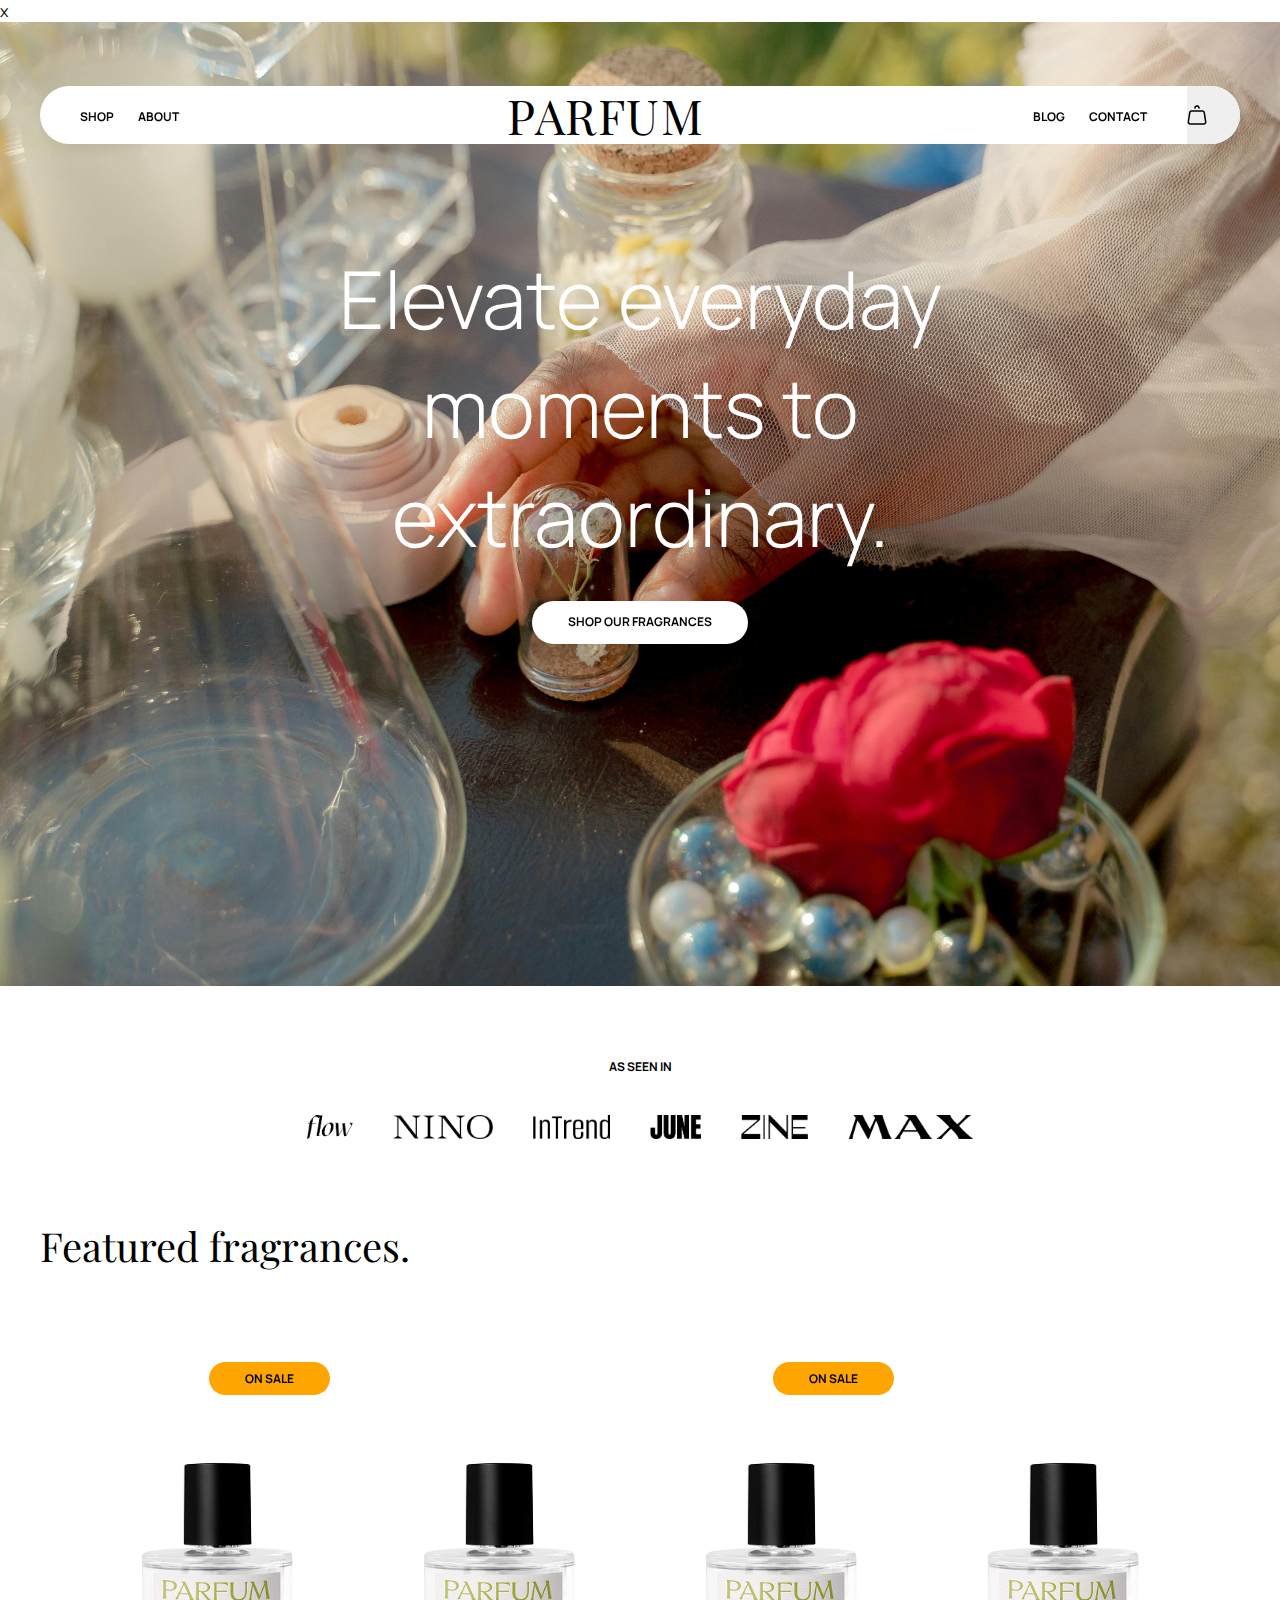
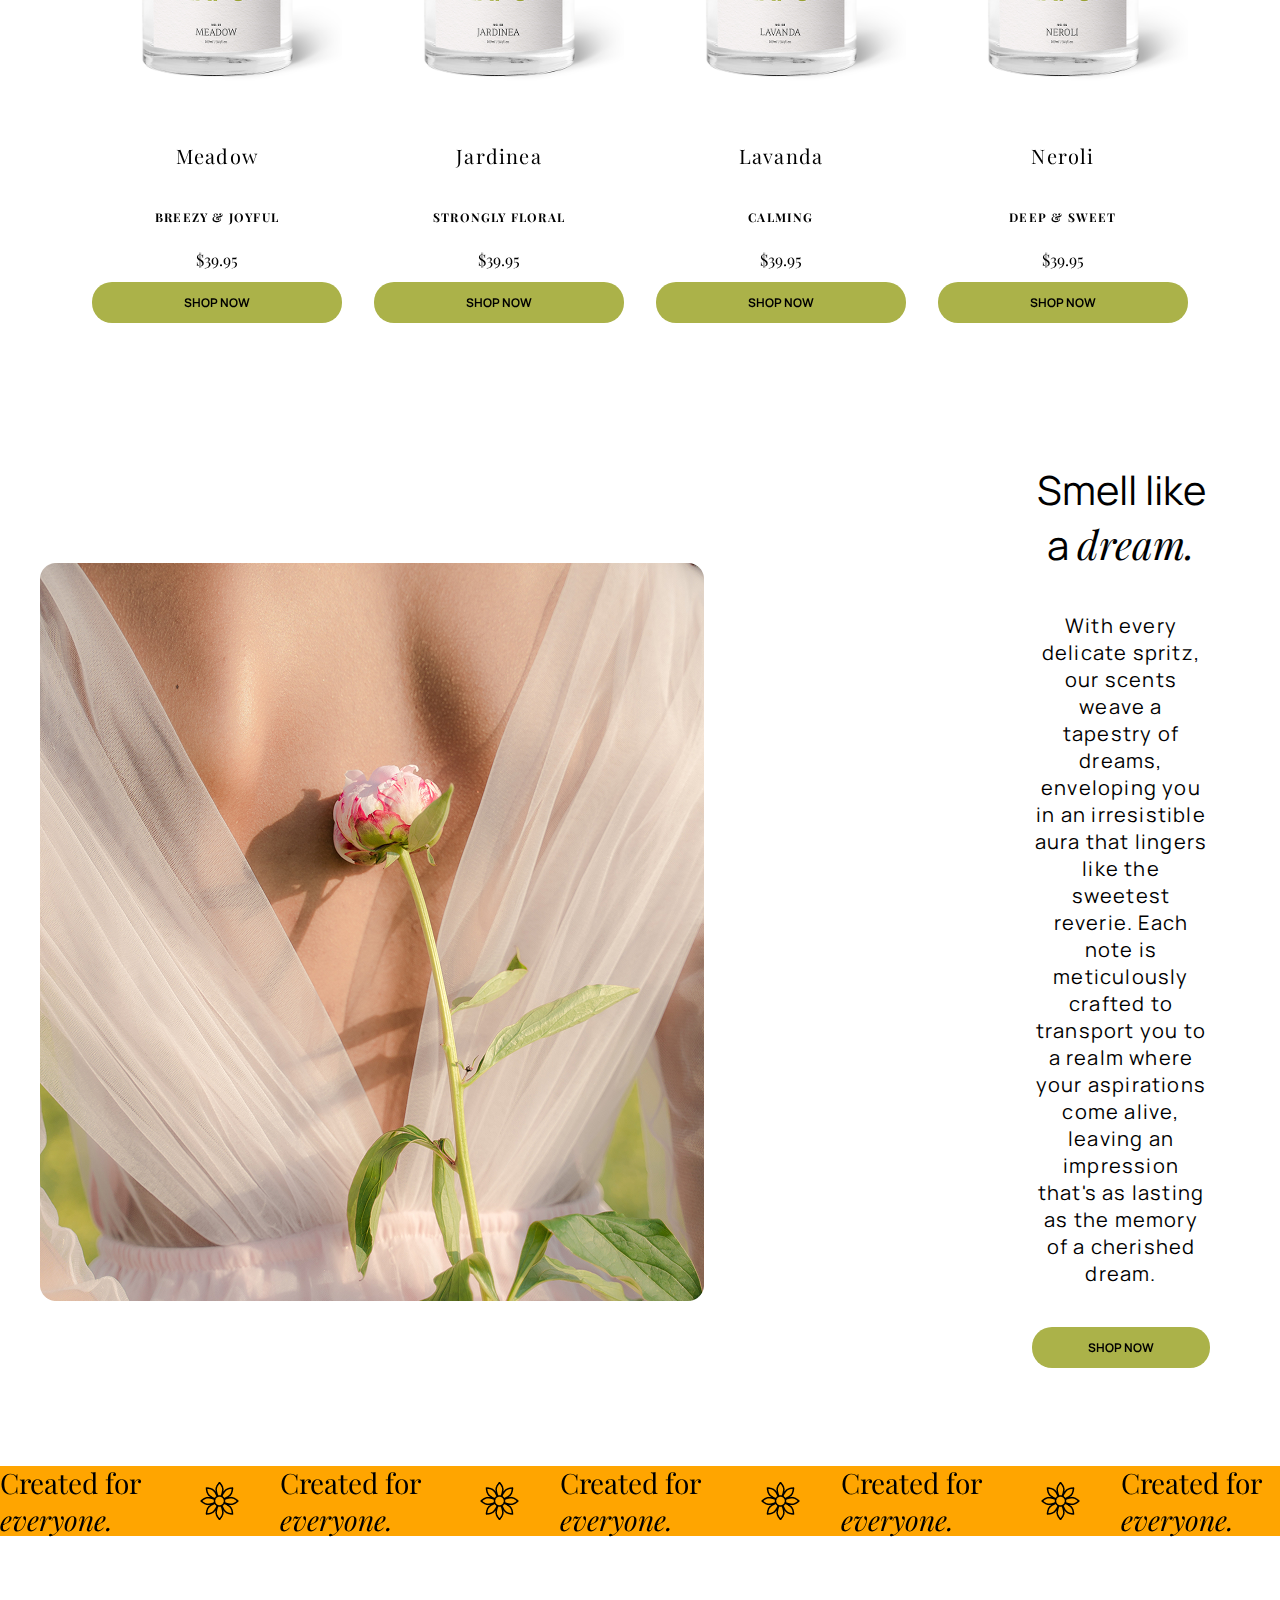
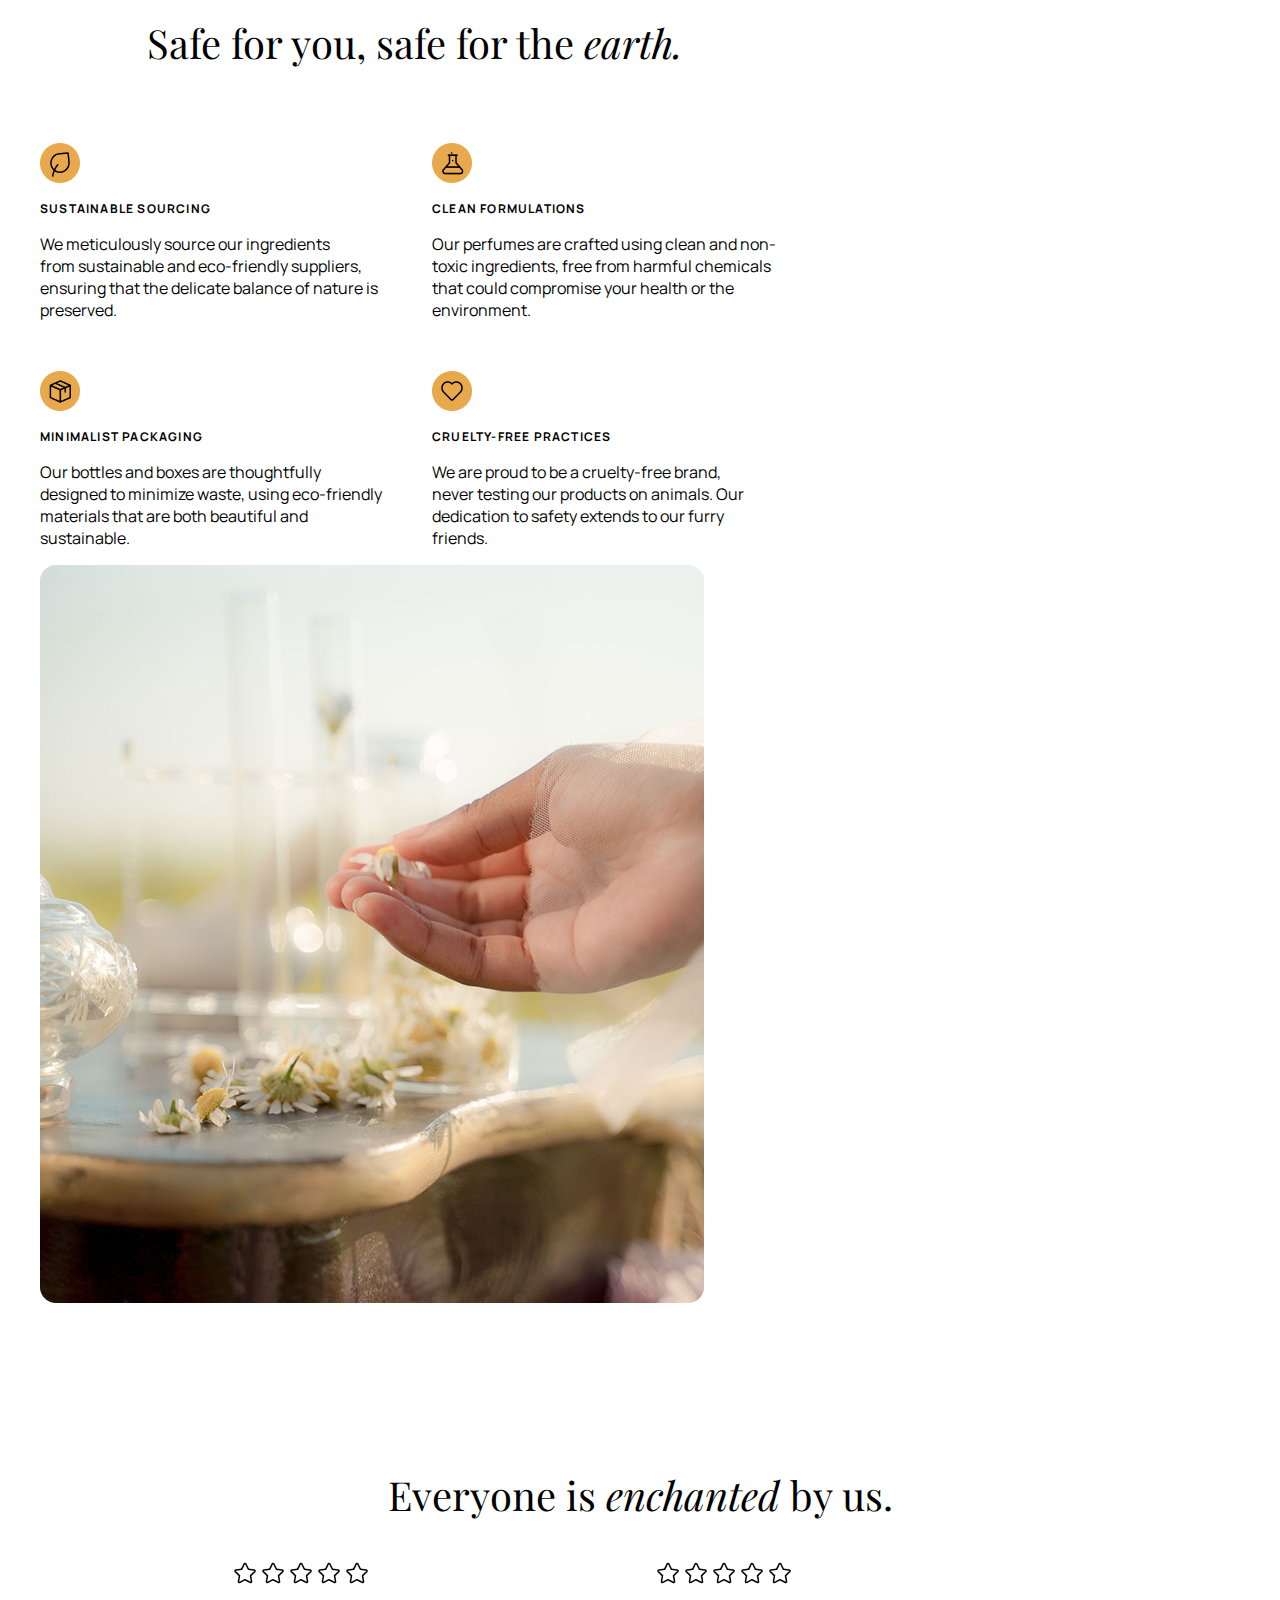
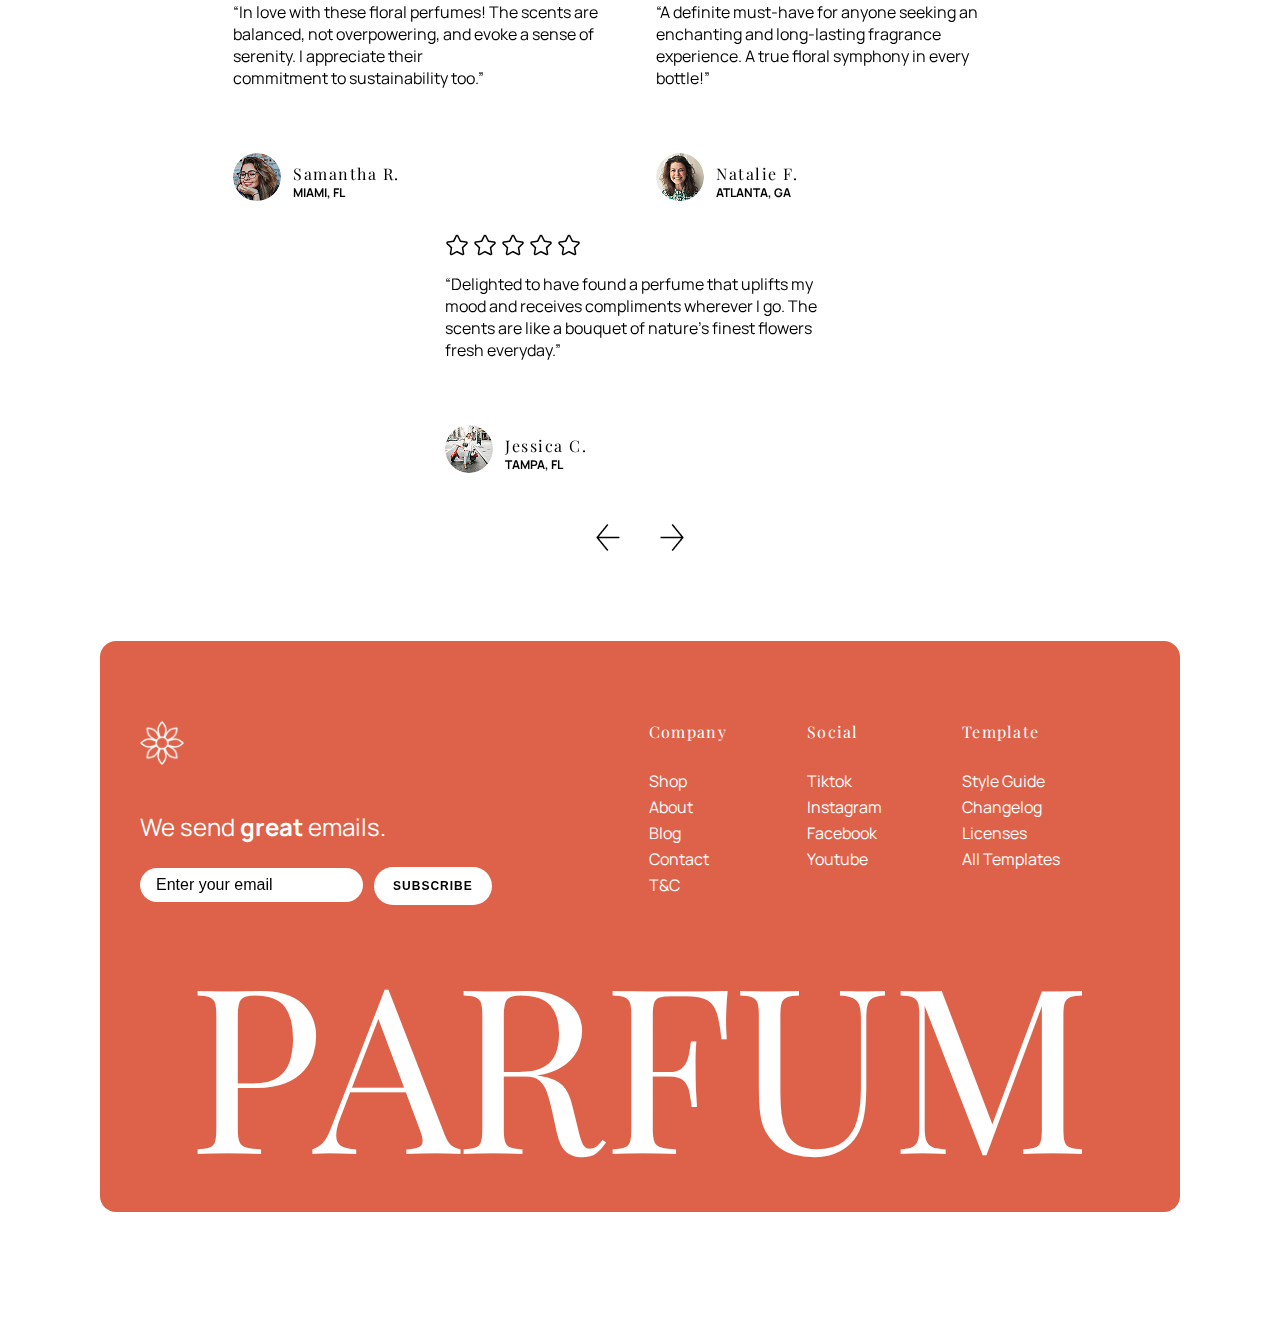
<file: index.html>
<!DOCTYPE html>
<html lang="en">

<head>
  <meta charset="UTF-8" />
  <meta name="viewport" content="width=device-width, initial-scale=1.0" />
  <title>Parfum - Best for you!</title>

  <!-- Meta tags for SEO and page info -->
  <meta name="description" content="Our perfumes are the best in Europe. You can learn more on this website!">

  <!-- Favicon for browser tab icon -->
  <link rel="icon" href="images/icon/iconoir_flower-medium_white.png" type="image/x-icon">

  <!-- Fonts -->
  <link rel="preconnect" href="https://fonts.googleapis.com">
  <link rel="preconnect" href="https://fonts.gstatic.com" crossorigin>
  <link
    href="https://fonts.googleapis.com/css2?family=Manrope:wght@200..800&family=Playfair+Display:ital,wght@0,400..900;1,400..900&display=swap"
    rel="stylesheet">

  <!-- CSS -->   x
  <link rel="stylesheet" href="main.css">
  <link rel="stylesheet" href="style-index.css">
</head>

<body>
  
  <!-- Header content -->
  <div class="pages__first">
    <header class="header">
      <nav class="nav__header" aria-label="Primary">
        <ul class="ul__nav">
          <li class="nav__item"><a class="link__nav" href="collection.html">SHOP</a></li>
          <li class="nav__item"><a class="link__nav" href="about.html">ABOUT</a></li>
        </ul>
      </nav>
      
      <img class="img__icon__menu" src="images/icon/Icon-Burger-menu.png" alt="Icon menu">
      <a href="index.html" class="link__header">PARFUM</a>

      <nav class="nav__header" aria-label="Secondary">
        <ul class="ul__nav">
          <li class="nav__item"><a class="link__nav" href="blog-all.html">BLOG</a></li>
          <li class="nav__item"><a class="link__nav" href="contact.html">CONTACT</a></li>
        </ul>
        <button class="header__btn" aria-label="shopping cart">
          <img class="header__img" src="images/icon/shopping-icon.png" alt="shopping-icon">
        </button>
      </nav>
    </header>

    <section class="page__one" aria-label="Hero banner">
      <h1 class="h1__page__one">
        Elevate everyday
        <br>moments to
        <br>extraordinary.
      </h1>
      <a href="collection.html" class="btn__page__one">SHOP OUR FRAGRANCES</a>
    </section>
  </div>

  <!-- Main content -->
  <main class="main">
    <section class="brands" aria-label="Brands that featured us">
      <div class="p__title">
        <p class="p__title__inf">AS SEEN IN</p>
      </div>

      <div class="images__brands">
        <img class="photo__brand" src="images/photo-brands/flow.png" alt="photo brand flow">
        <img class="photo__brand" src="images/photo-brands/NINO.png" alt="photo brand NINO">
        <img class="photo__brand" src="images/photo-brands/InTrend.png" alt="photo brand InTrend">
        <img class="photo__brand" src="images/photo-brands/JUNE.png" alt="photo brand JUNE">
        <img class="photo__brand" src="images/photo-brands/ZINE.png" alt="photo brand ZINE">
        <img class="photo__brand" src="images/photo-brands/MAX.png" alt="photo brand MAX">
      </div>
    </section>

    <!-- Porducts parfum section -->
    <section class="products" aria-labelledby="featured-products">
      <h2 id="featured-products" class="h2__title__products">Featured fragrances.</h2>

      <div class="product__blocks">

        <a href="prodact-meadow.html" class="product__block">
          <div class="product__sale">
            <p class="p__product">ON SALE</p>
          </div>
          <img src="images/product-images/meadow.png" alt="parfum Meadow">
          <div class="product__info">
            <p class="p__info">Meadow</p>
            <p class="p__brand">BREEZY & JOYFUL</p>
            <p class="p__price">$39.95</p>
            <span class="buy__btn">SHOP NOW</span>
          </div>
        </a>

        <a href="prodact-meadow.html" class="product__block">
          <img src="images/product-images/jardinea.png" alt="parfum Jardinea">
          <div class="product__info">
            <p class="p__info">Jardinea</p>
            <p class="p__brand">STRONGLY FLORAL</p>
            <p class="p__price">$39.95</p>
            <span class="buy__btn">SHOP NOW</span>
          </div>
        </a>

        <a href="prodact-meadow.html" class="product__block">
          <div class="product__sale">
            <p class="p__product">ON SALE</p>
          </div>
          <img src="images/product-images/Lavanda.png" alt="parfum Lavanda">
          <div class="product__info">
            <p class="p__info">Lavanda</p>
            <p class="p__brand">CALMING</p>
            <p class="p__price">$39.95</p>
            <span class="buy__btn">SHOP NOW</span>
          </div>
        </a>

        <a href="prodact-meadow.html" class="product__block">
          <img src="images/product-images/neroli.png" alt="parfum Neroli">
          <div class="product__info">
            <p class="p__info">Neroli</p>
            <p class="p__brand">DEEP & SWEET</p>
            <p class="p__price">$39.95</p>
            <span class="buy__btn">SHOP NOW</span>
          </div>
        </a>
      </div>
    </section>

    <!-- Perfume information section -->
    <section class="info__parfum" aria-label="About our perfumes">
      <div class="block__info__parfum">
        <div class="images__block">
          <img class="image__rose" src="images/image/rose.png" alt="A girl stands in a dress and holds a pink rose">
        </div>
      </div>

      <div class="info__block">
        <div class="info__text">
          <h3 class="h3__info">Smell like a <span class="span__info">dream.</span></h3>
          <p class="p__info">
            With every delicate spritz, our scents weave a tapestry of dreams, enveloping you in an irresistible
            aura that lingers like the sweetest reverie. Each note is meticulously crafted to transport you to a
            realm where your aspirations come alive, leaving an impression that's as lasting as the memory of a
            cherished dream.
          </p>
          <a href="collection.html" class="buy__btn">SHOP NOW</a>
        </div>
      </div>
    </section>

    <!-- Its design block -->
    <div class="block__design">
      <p class="p__design">Created for <span class="span__design">everyone.</span></p>
      <img class="img__design" src="images/icon/iconoir_flower_medium.png" alt="icon flower medium">

      <p class="p__design">Created for <span class="span__design">everyone.</span></p>
      <img class="img__design" src="images/icon/iconoir_flower_medium.png" alt="icon flower medium">

      <p class="p__design">Created for <span class="span__design">everyone.</span></p>
      <img class="img__design" src="images/icon/iconoir_flower_medium.png" alt="icon flower medium">

      <p class="p__design">Created for <span class="span__design">everyone.</span></p>
      <img class="img__design" src="images/icon/iconoir_flower_medium.png" alt="icon flower medium">

      <p class="p__design">Created for <span class="span__design">everyone.</span></p>
    </div>

    <!-- Section with perfume parameters -->
    <section class="parameters">
      <div class="block__parameters__info">
        <h2 class="h2__parameters">Safe for you, safe for the <span class="span__parameters">earth.</span></h2>

        <div class="block__parameter">
          <img src="images/icon/icon-orange.png" alt="icon orange leaf">
          <h3 class="h3__parameters__info">SUSTAINABLE SOURCING</h3>
          <p class="p__parameters__info">
            We meticulously source our ingredients <br>from sustainable and eco-friendly suppliers, ensuring
            that the delicate balance of nature is preserved.
          </p>
        </div>

        <div class="block__parameter">
          <img src="images/icon/formul-icon.png" alt="icon chemical jar orange">
          <h3 class="h3__parameters__info">CLEAN FORMULATIONS</h3>
          <p class="p__parameters__info">
            Our perfumes are crafted using clean and non-toxic ingredients, free from harmful chemicals that could
            compromise your health or the environment.
          </p>
        </div>

        <div class="block__parameter">
          <img src="images/icon/box-icon.png" alt="icon box packaging orange">
          <h3 class="h3__parameters__info">MINIMALIST PACKAGING</h3>
          <p class="p__parameters__info">
            Our bottles and boxes are thoughtfully <br> designed to minimize waste, using eco-friendly materials
            that are both beautiful and sustainable.
          </p>
        </div>

        <div class="block__parameter">
          <img src="images/icon/heart.png" alt="icon heart orange">
          <h3 class="h3__parameters__info">CRUELTY-FREE PRACTICES</h3>
          <p class="p__parameters__info">
            We are proud to be a cruelty-free brand, <br> never testing our products on animals. Our dedication to
            safety extends to our furry <br> friends.
          </p>
        </div>
      </div>

      <div class="block__parameters__img">
        <img class="parameter__img" src="images/image/eco-img.png" alt="photo of hand with chamomile">
      </div>
    </section>

    <!-- Customer reviews section -->
    <section class="reviews" aria-label="Our customers' reviews">
      <h2 class="h2__reviews">Everyone is <span class="span__reviews">enchanted</span> by us.</h2>

      <div class="blocks__reviews">
        <div class="review__item">
          <div class="block__reviews__up">
            <img class="img__reviews__up" src="images/icon/reviews-icon.png" alt="reviews stars icon ">
            <p class="p__block__reviews">
              “In love with these floral perfumes! The scents 
              are balanced, not overpowering, and evoke a 
              sense of serenity. I appreciate their <br>
              commitment to sustainability too.”
            </p>
          </div>

          <div class="block__reviews__down">
            <div class="mini__block__info">
              <img class="img__reviews__down" src="images/img-people/Ellipse.png" alt="photo of a girl">
              <div class="text__reviewers">
                <h4 class="reviewers__name">Samantha R.</h4>
                <p class="reviewers__city">MIAMI, FL</p>
              </div>
            </div>
          </div>
        </div>

        <div class="review__item">
          <div class="block__reviews__up">
            <img class="img__reviews__up" src="images/icon/reviews-icon.png" alt="reviews stars icon ">
            <p class="p__block__reviews">
              “A definite must-have for anyone seeking an 
              enchanting and long-lasting fragrance <br>
              experience. A true floral symphony in every <br>
              bottle!”
            </p>
          </div>

          <div class="block__reviews__down">
            <div class="mini__block__info">
              <img class="img__reviews__down" src="images/img-people/Ellipse-2.png" alt="photo of a girl">
              <div class="text__reviewers">
                <h4 class="reviewers__name">Natalie F.</h4>
                <p class="reviewers__city">ATLANTA, GA</p>
              </div>
            </div>
          </div>
        </div>

        <div class="review__item">
          <div class="block__reviews__up">
            <img class="img__reviews__up" src="images/icon/reviews-icon.png" alt="reviews stars icon ">
            <p class="p__block__reviews">
              “Delighted to have found a perfume that uplifts 
              my mood and receives compliments wherever I 
              go. The scents are like a bouquet of nature's 
              finest flowers fresh everyday.”
            </p>
          </div>

          <div class="block__reviews__down">
            <div class="mini__block__info">
              <img class="img__reviews__down" src="images/img-people/Ellipse-3.png" alt="photo of a girl">
              <div class="text__reviewers">
                <h4 class="reviewers__name">Jessica C.</h4>
                <p class="reviewers__city">TAMPA, FL</p>
              </div>
            </div>
          </div>
        </div>
      </div>

      <div class="block__reviews__down">
        <img class="img__reviews" src="images/icon/Layout Horizontal-icon.png" alt="black arrows right and left">
      </div>
    </section>
  </main>

  <!-- Footer content -->
  <footer class="footer" aria-label="Footer conent">
    <div class="footer__block">
      <div class="footer__item__up">
        <div class="footer__up">
          <div class="footer__right__item">
            <img class="footer__img" src="images/icon/iconoir_flower-medium_white.png" alt="icon flower medium white">
            <p class="p__footer__right">We send <span class="span__footer">great</span> emails.</p>
            <form action="#">
              <input class="input__footer" type="email" placeholder="Enter your email" />
              <input class="input__btn__footer" type="submit" value="SUBSCRIBE">
            </form>
          </div>
        </div>

        <div class="footer__right">
          <div class="footer__links">
            <nav class="links__company" aria-label="Footer navigation">
              <h4 class="h4__footer__links">Company</h4>
              <a class="a__links__footer" href="collection.html">Shop</a>
              <a class="a__links__footer" href="about.html">About</a>
              <a class="a__links__footer" href="blog-all.html">Blog</a>
              <a class="a__links__footer" href="contact.html">Contact</a>
              <a class="a__links__footer" href="#">T&C</a>
            </nav>
          </div>

          <div class="footer__links">
            <nav class="links__company" aria-label="Footer navigation">
              <h4 class="h4__footer__links">Social</h4>
              <a class="a__links__footer" href="#">Tiktok</a>
              <a class="a__links__footer" href="#">Instagram</a>
              <a class="a__links__footer" href="#">Facebook</a>
              <a class="a__links__footer" href="#">Youtube</a>
            </nav>
          </div>

          <div class="footer__links">
            <nav class="links__company" aria-label="Footer navigation">
              <h4 class="h4__footer__links">Template</h4>
              <a class="a__links__footer" href="#">Style Guide</a>
              <a class="a__links__footer" href="#">Changelog</a>
              <a class="a__links__footer" href="#">Licenses</a>
              <a class="a__links__footer" href="#">All Templates</a>
            </nav>
          </div>
        </div>
      </div>

      <div class="footer__item__down">
        <p class="p__footer">PARFUM</p>
      </div>
    </div>
  </footer>
</body>
</html>
</file>
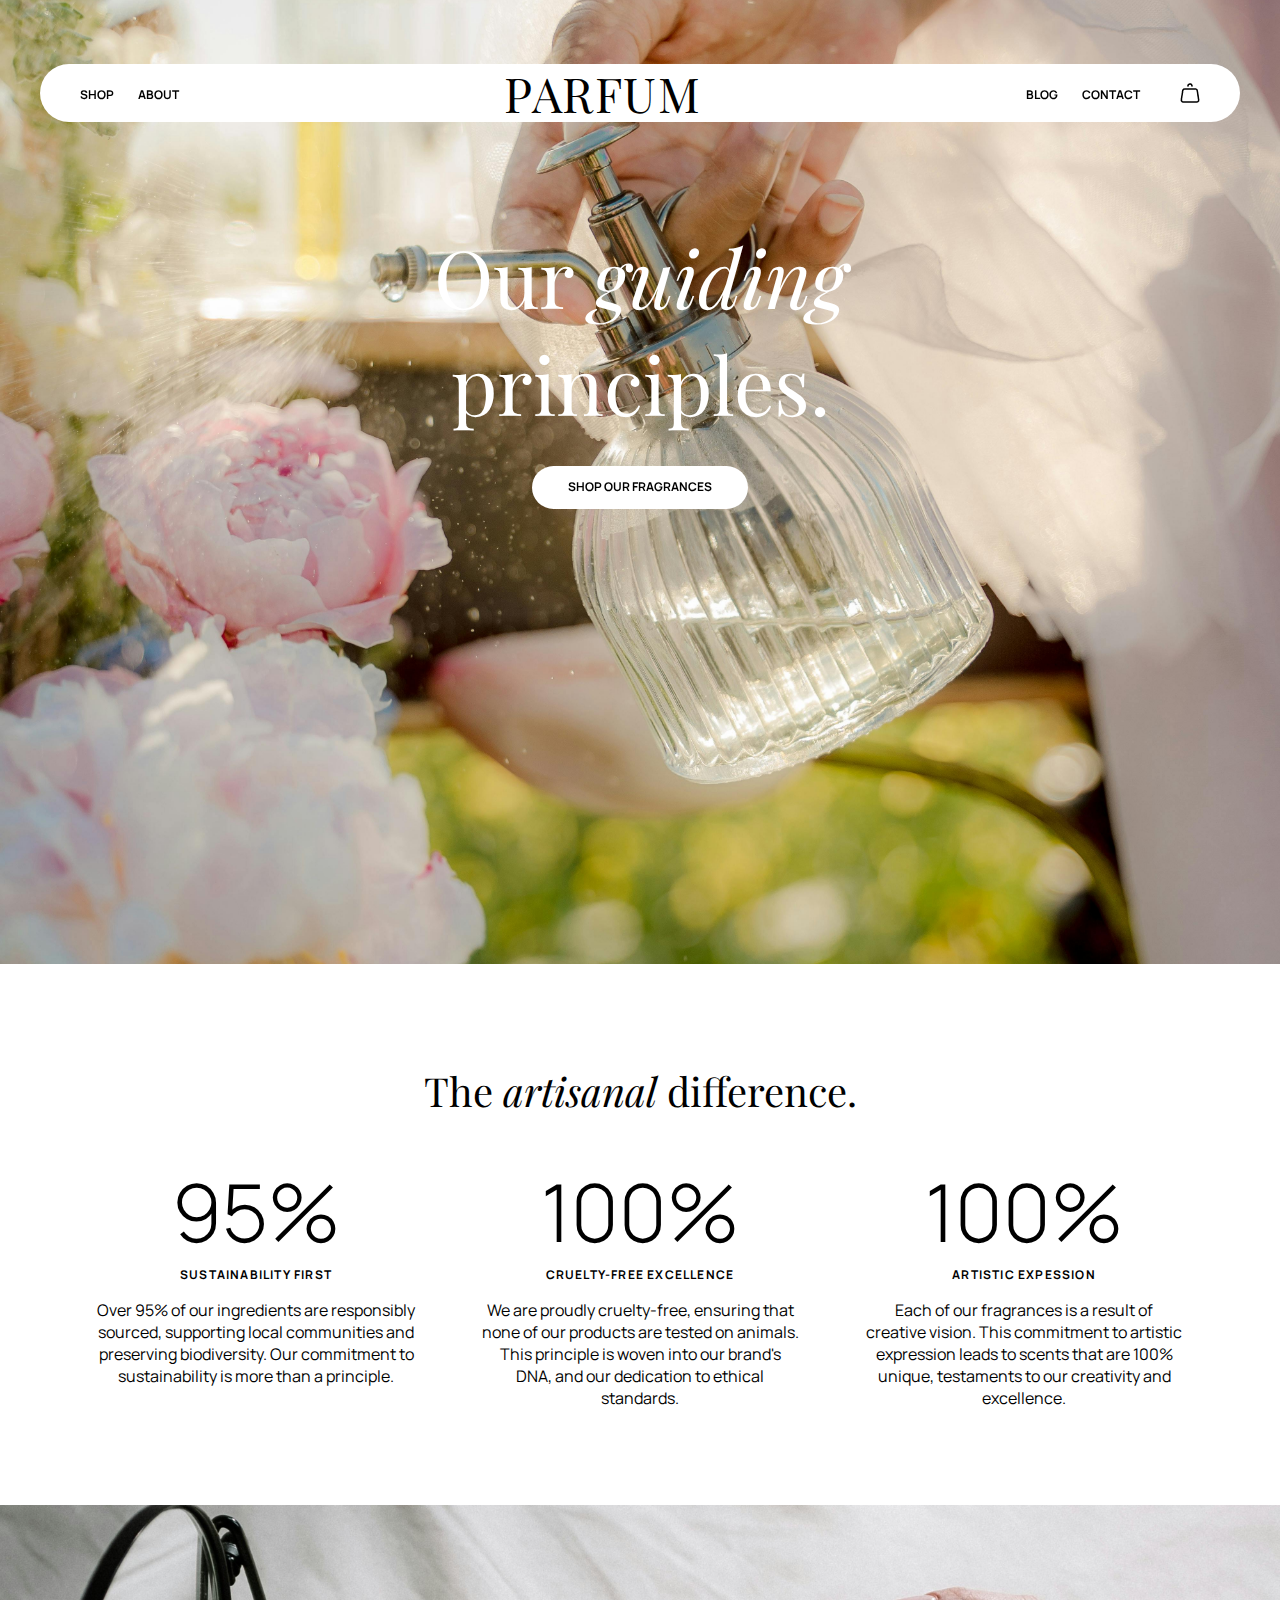
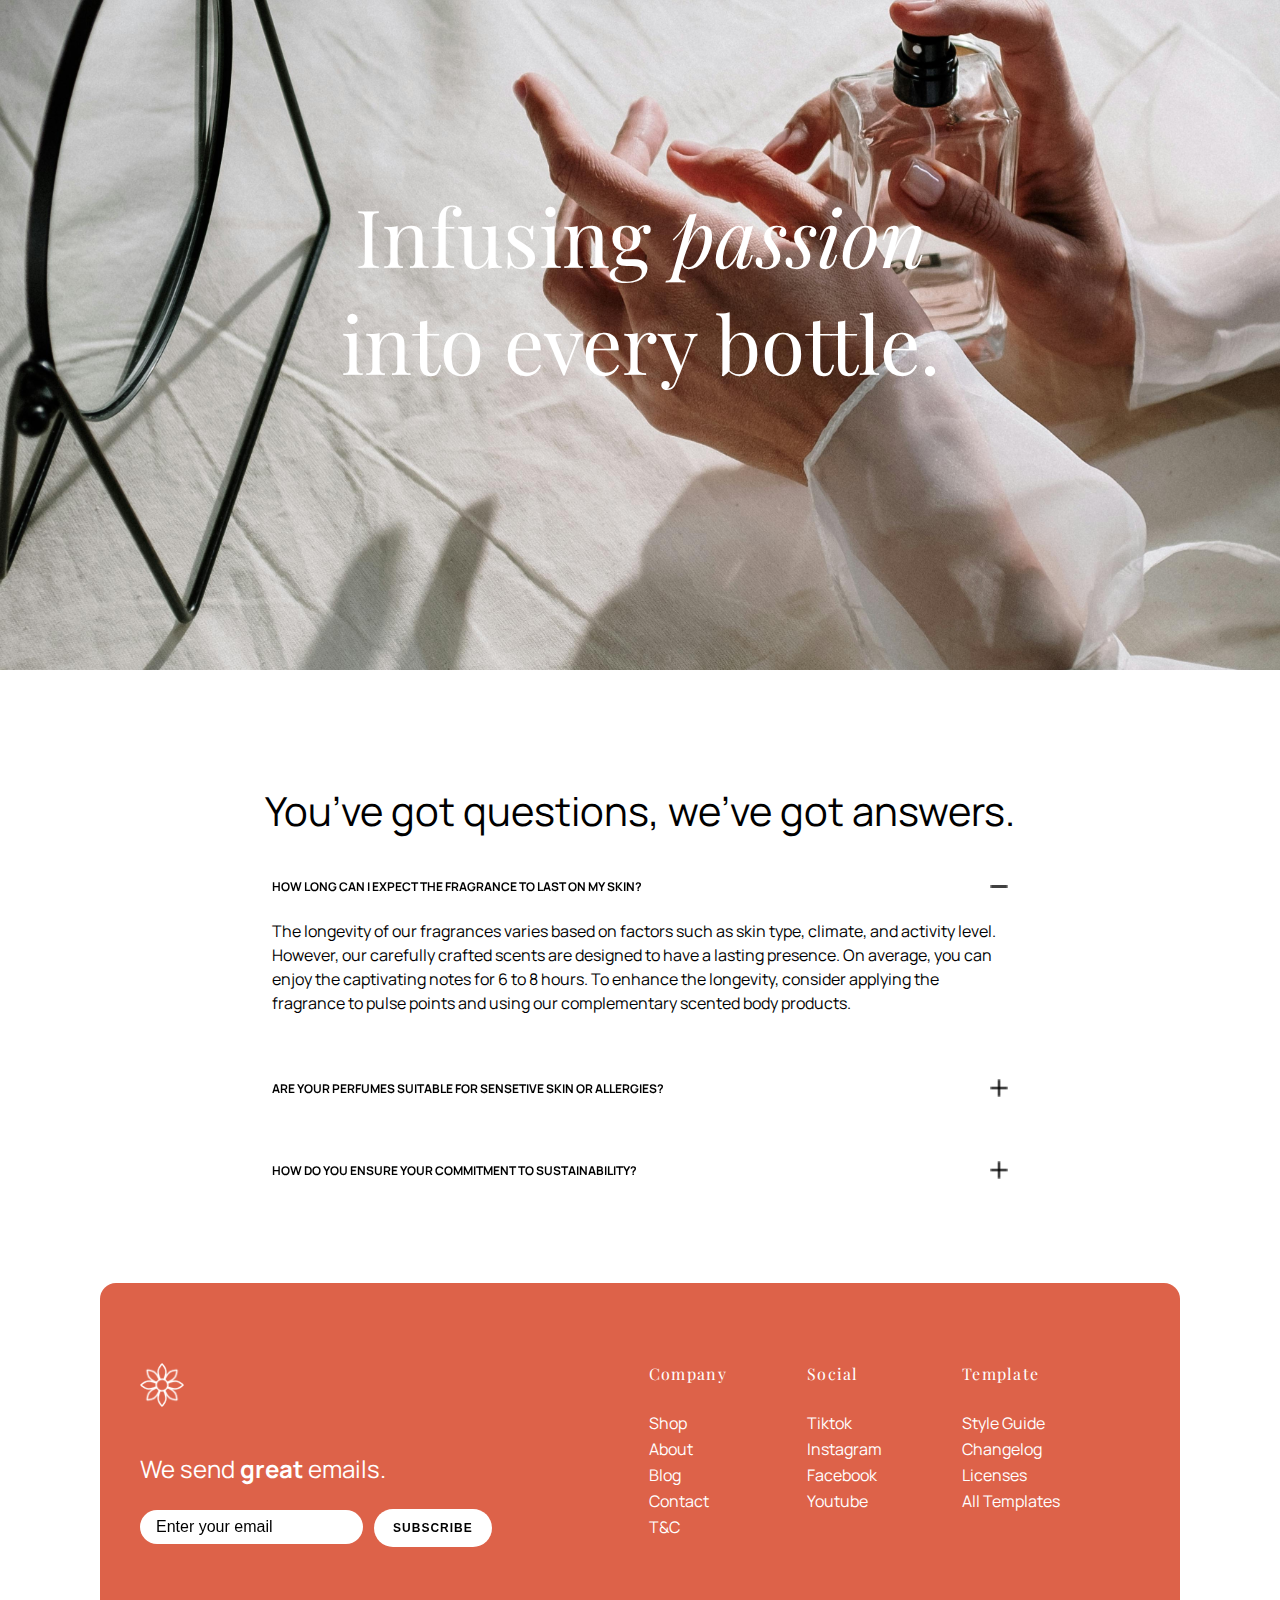
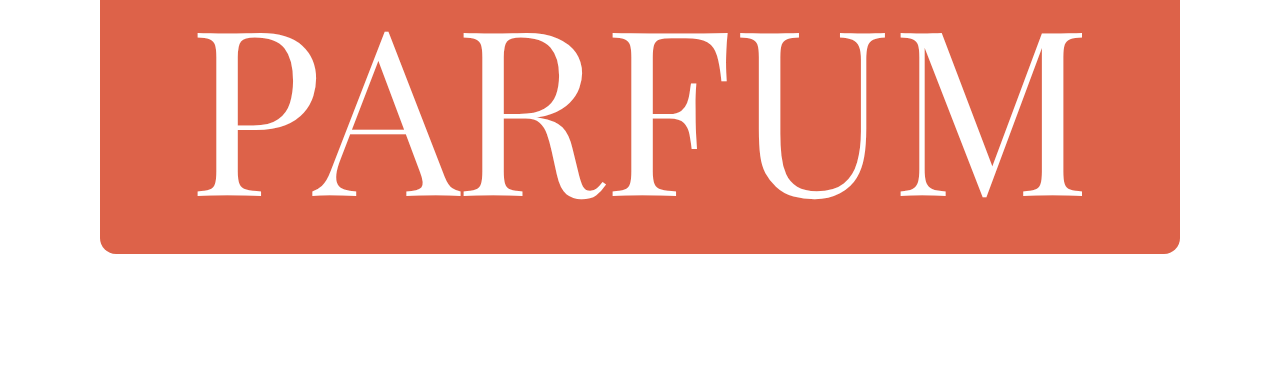
<file: about.html>
<!DOCTYPE html>
<html lang="en">
<head>
  <meta charset="UTF-8">
  <meta name="viewport" content="width=device-width, initial-scale=1.0">
  <title>About Us</title>
  <!-- Meta tags for SEO and page info -->
  <meta name="description" content="Here you can see information about our perfume store.">

  <!-- Favicon for browser tab icon -->
  <link rel="icon" href="images/icon/iconoir_flower-medium_white.png" type="image/x-icon">

  <!-- Fonts -->
  <link rel="preconnect" href="https://fonts.googleapis.com">
  <link rel="preconnect" href="https://fonts.gstatic.com" crossorigin>
  <link
    href="https://fonts.googleapis.com/css2?family=Manrope:wght@200..800&family=Playfair+Display:ital,wght@0,400..900;1,400..900&display=swap"
    rel="stylesheet">

  <!-- CSS -->
  <link rel="stylesheet" href="main.css">
  <link rel="stylesheet" href="style-index.css">
  <link rel="stylesheet" href="style-prodact.css">
  <link rel="stylesheet" href="about.css">
</head>
<body>
  <!-- Header content -->
  <div class="pages__first">
    <header class="header">
      <nav class="nav__header">
        <ul class="ul__nav">
          <li class="nav__item"><a class="link__nav" href="collection.html">SHOP</a></li>
          <li class="nav__item"><a class="link__nav" href="about.html">ABOUT</a></li>
        </ul>
      </nav>

      <img class="img__icon__menu" src="images/icon/Icon-Burger-menu.png" alt="Icon menu">
      <a href="index.html" class="link__header">PARFUM</a>

      <nav class="nav__header">
        <ul class="ul__nav">
          <li class="nav__item"><a class="link__nav" href="blog-all.html">BLOG</a></li>
          <li class="nav__item"><a class="link__nav" href="contact.html">CONTACT</a></li>
        </ul>
        <img class="header__img" src="images/icon/shopping-icon.png" alt="shopping-icon">
      </nav>
    </header>

    <!-- Page one section -->
    <section class="page__one">
      <h1 class="h1__page__one">
        Our <span class="span__info">guiding</span>
        <br>principles.
      </h1>
      <a href="collection.html" class="btn__page__one">SHOP OUR FRAGRANCES</a>
    </section>
  </div>

  <!-- Main content -->
    <main>

      <!-- Section with perfume parameters -->
      <section class="parameters">
      <div class="main__parameters">
        <h2 class="h2__parameters">The <span class="span__parameters">artisanal</span> difference.</h2>
      
        <div class="block__parameters__info">
          
          <div class="block__parameter">
            <h1 class="h1__parameter">95%</h1>
            <h3 class="h3__parameters__info">SUSTAINABILITY FIRST</h3>
            <p class="p__parameters__info">
              Over 95% of our ingredients are responsibly 
              sourced, supporting local communities and 
              preserving biodiversity. Our commitment to 
              sustainability is more than a principle.
            </p>
          </div>
  
          <div class="block__parameter">
            <h1 class="h1__parameter">100%</h1>
            <h3 class="h3__parameters__info">CRUELTY-FREE EXCELLENCE</h3>
            <p class="p__parameters__info">
              We are proudly cruelty-free, ensuring that none 
              of our products are tested on animals. 
              This principle  is woven into our brand's DNA, and our 
              dedication to ethical standards.
            </p>
          </div>
  
          <div class="block__parameter">
            <h1 class="h1__parameter">100%</h1>
            <h3 class="h3__parameters__info">ARTISTIC EXPESSION</h3>
            <p class="p__parameters__info">
              Each of our fragrances is a result of creative 
              vision. This commitment to artistic 
              expression leads to scents that are 100% unique,
              testaments to our creativity and excellence.
            </p>
          </div>
        </div>
      </div>
    </section>

    <div class="block__bottle">
      <p class="p__block__bottle">
        Infusing <span class="span__info">passion</span>
        <br>into every bottle.
      </p>
    </div>

    <!-- Question section -->
    <section class="question">
      <h2 class="h2__title_question">You’ve got questions, we’ve got answers.</h2>

        <div class="question__title">
          <p class="p__question">HOW LONG CAN I EXPECT THE FRAGRANCE TO LAST ON MY SKIN?</p>
          <img class="img__question" src="images/icon/minus-icon.png" alt="Minus icon">
        </div>
          <div class="text__question">
            <p class="p__question">The longevity of our fragrances varies based on factors such as skin type, climate, and activity level. However, our carefully crafted scents are designed to have a lasting presence. On average, you can enjoy the captivating notes for 6 to 8 hours. To enhance the longevity, consider applying the fragrance to pulse points and using our complementary scented body products.</p>
          </div>
          <div class="question__title__center">
            <p class="p__question">ARE YOUR PERFUMES SUITABLE FOR SENSETIVE SKIN OR ALLERGIES?</p>
            <img class="img__question" src="images/icon/pluse.png" alt="Pluse icon">
          </div>
          <div class="question__title">
            <p class="p__question">HOW DO YOU ENSURE YOUR COMMITMENT TO SUSTAINABILITY?</p>
            <img class="img__question" src="images/icon/pluse.png" alt="Pluse icon">
          </div>
    </section>
  </main>

  <!-- Footer content -->
  <footer class="footer">
    <div class="footer__block">
      <div class="footer__item__up">
        <div class="footer__up">
            <div class="footer__right__item">
              <img class="footer__img" src="images/icon/iconoir_flower-medium_white.png" alt="icon flower medium white">
              <p class="p__footer__right">We send <span class="span__footer">great</span> emails.</p>
              <form action="#">
              <input class="input__footer" type="email" placeholder="Enter your email" />
              <input class="input__btn__footer" type="submit" value="SUBSCRIBE">
              </form>
            </div>
        </div>

        <div class="footer__right">
          <div class="footer__links">
            <div class="links__company">
              <h4 class="h4__footer__links">Company</h4>
              <a class="a__links__footer" href="collection.html">Shop</a>
              <a class="a__links__footer" href="about.html">About</a>
              <a class="a__links__footer" href="blog-all.html">Blog</a>
              <a class="a__links__footer" href="contact.html">Contact</a>
              <a class="a__links__footer" href="#">T&C</a>
            </div>
          </div>

          <div class="footer__links">
            <div class="links__company">
              <h4 class="h4__footer__links">Social</h4>
              <a class="a__links__footer" href="#">Tiktok</a>
              <a class="a__links__footer" href="#">Instagram</a>
              <a class="a__links__footer" href="#">Facebook</a>
              <a class="a__links__footer" href="#">Youtube</a>
            </div>
          </div>

          <div class="footer__links">
            <div class="links__company">
              <h4 class="h4__footer__links">Template</h4>
              <a class="a__links__footer" href="#">Style Guide</a>
              <a class="a__links__footer" href="#">Changelog</a>
              <a class="a__links__footer" href="#">Licenses</a>
              <a class="a__links__footer" href="#">All Templates</a>
            </div>
          </div>
        </div>
      </div>

      <div class="footer__item__down">
        <p class="p__footer">PARFUM</p>
      </div>
    </div>
  </footer>
</body>
</html>
</file>
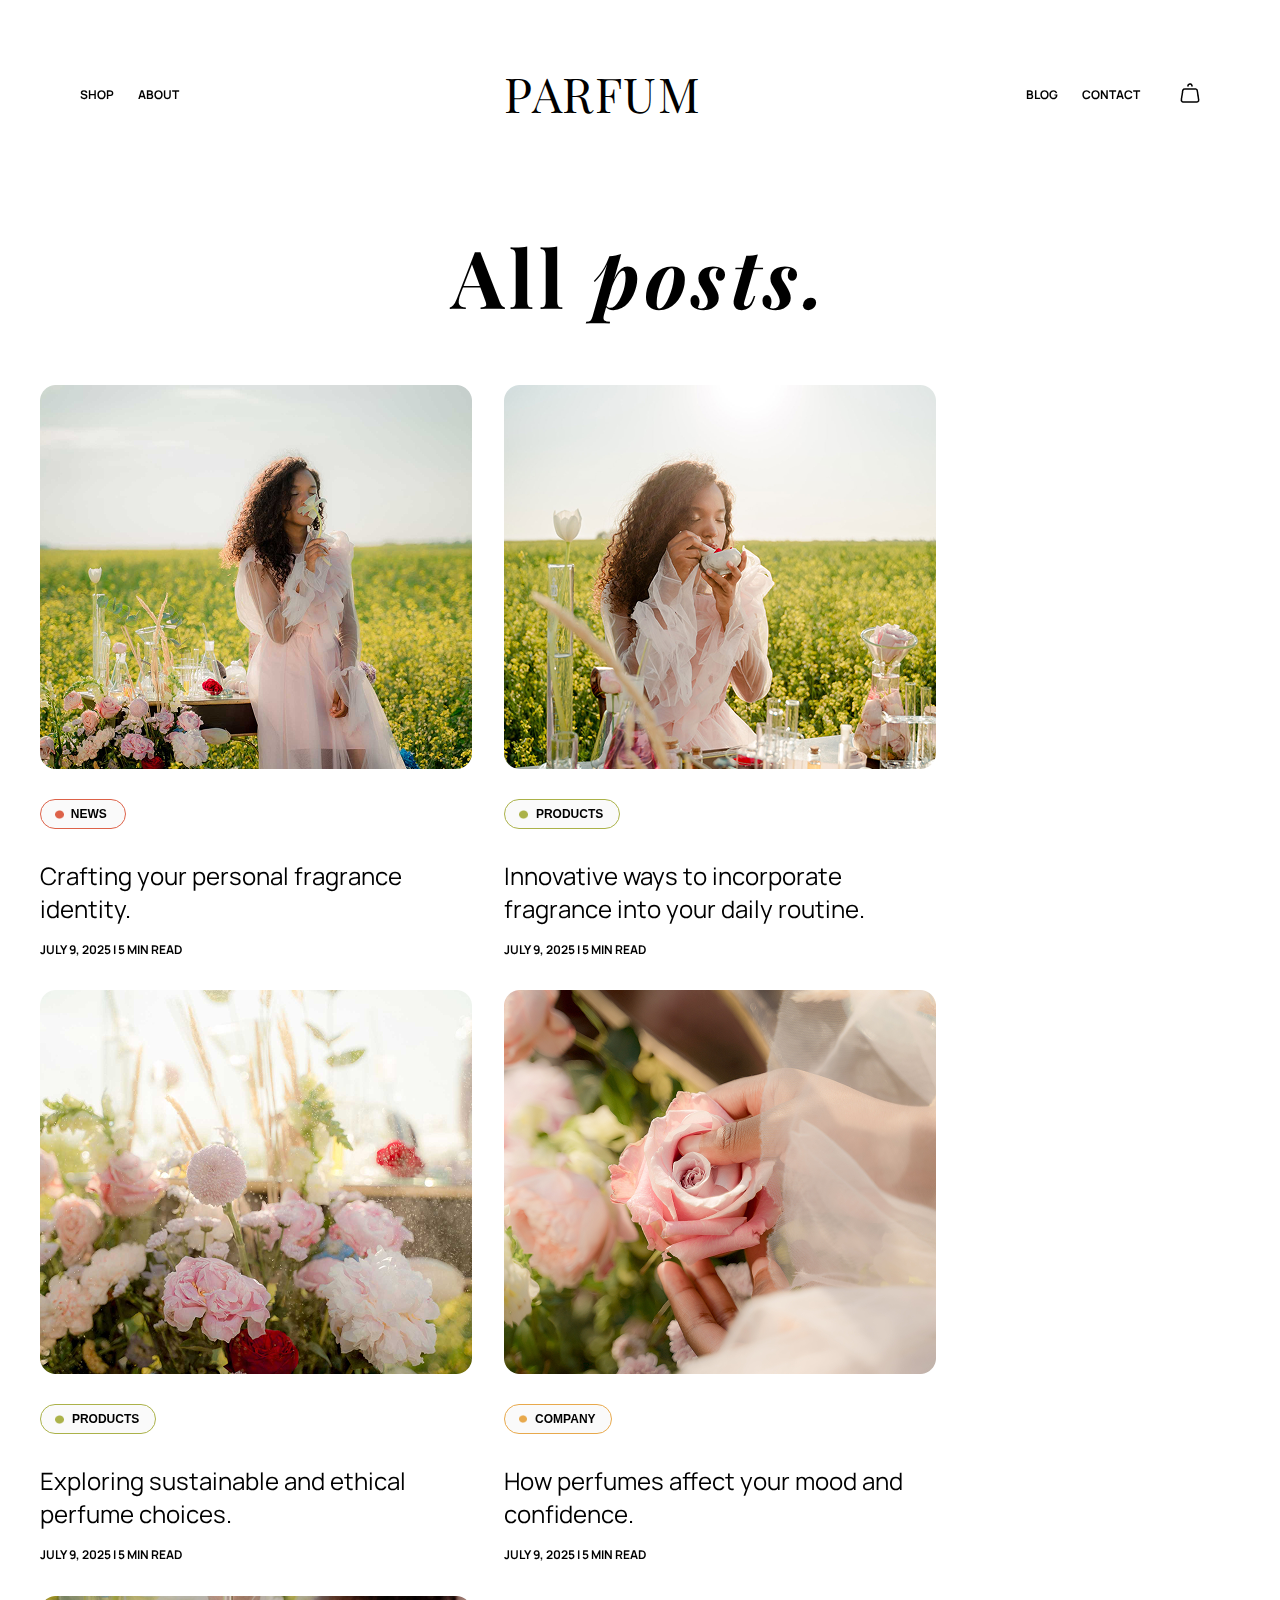
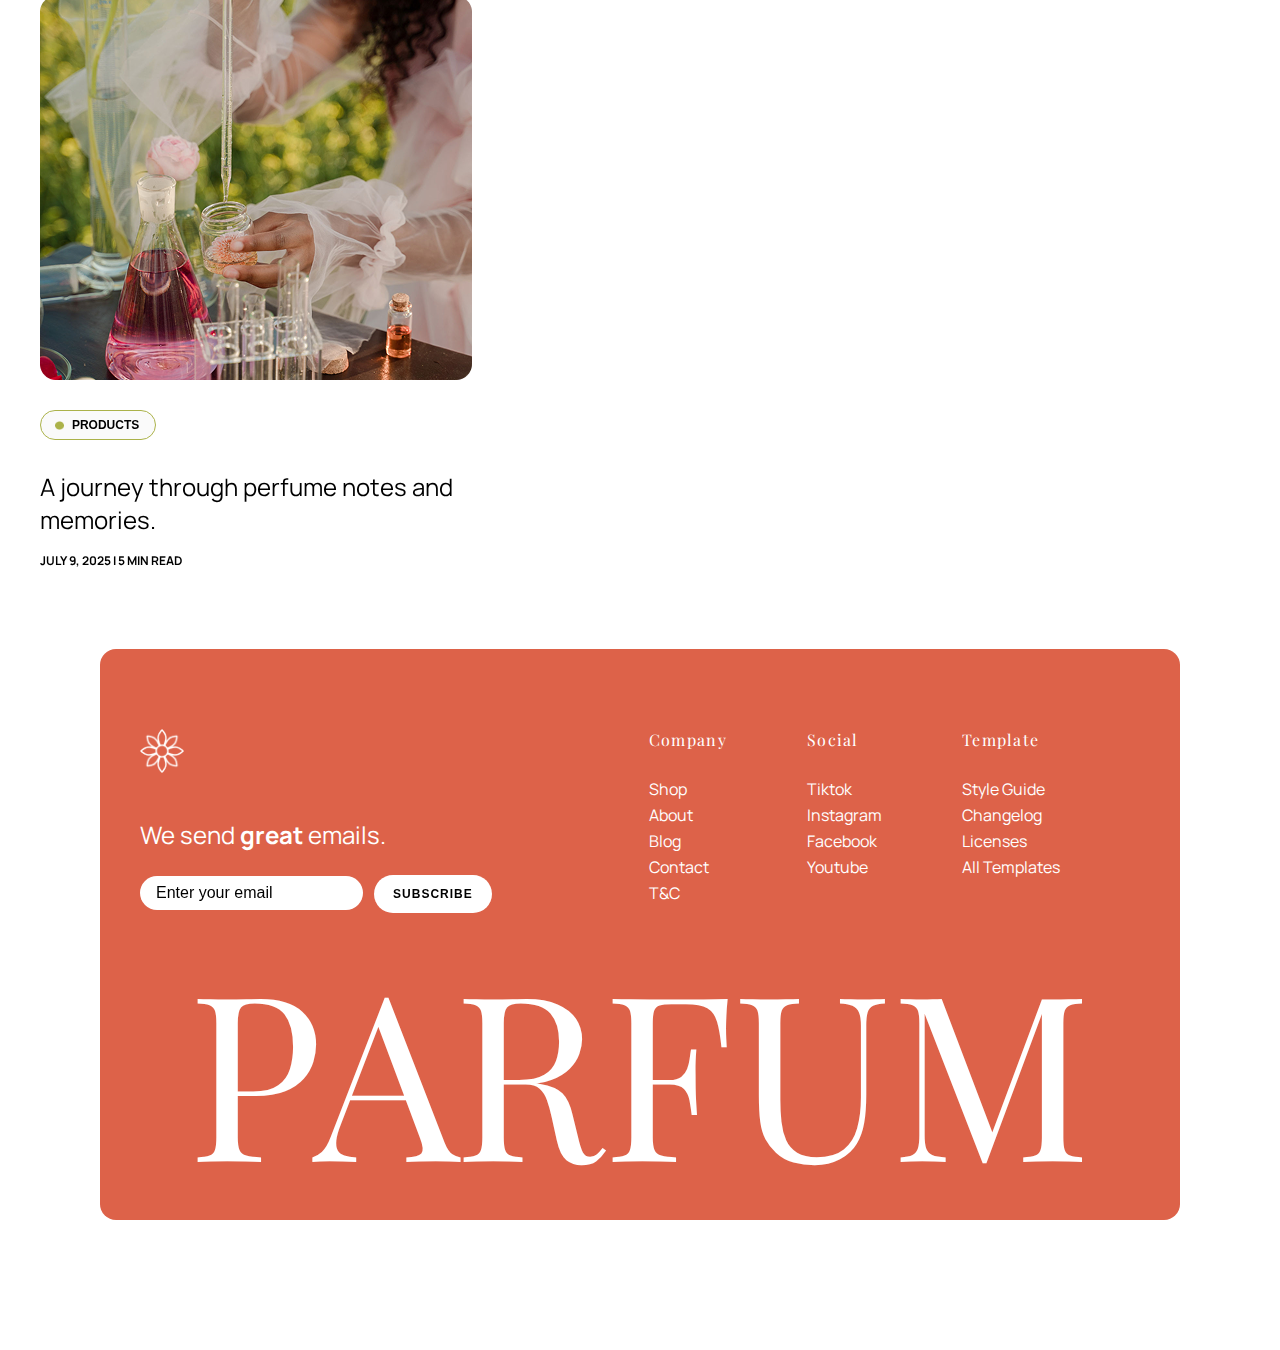
<file: blog-all.html>
<!DOCTYPE html>
<html lang="en">
<head>
  <meta charset="UTF-8">
  <meta name="viewport" content="width=device-width, initial-scale=1.0">
  <title>Blog - here you can learn more about our updates!</title>
  <!-- Meta tags for SEO and page info -->
  <meta name="description" content="Here you can find out interesting information about our products, our new products and improvements.">

  <!-- Favicon for browser tab icon -->
  <link rel="icon" href="images/icon/iconoir_flower-medium_white.png" type="image/x-icon">

  <!-- Fonts -->
  <link rel="preconnect" href="https://fonts.googleapis.com">
  <link rel="preconnect" href="https://fonts.gstatic.com" crossorigin>
  <link
    href="https://fonts.googleapis.com/css2?family=Manrope:wght@200..800&family=Playfair+Display:ital,wght@0,400..900;1,400..900&display=swap"
    rel="stylesheet">

  <!-- CSS -->
  <link rel="stylesheet" href="main.css">
  <link rel="stylesheet" href="style-index.css">
  <link rel="stylesheet" href="style-prodact.css">
  <link rel="stylesheet" href="style-blog-all.css">
  
</head>
<body>
  <!-- Header content -->
  <header class="header">
    <nav class="nav__header">
      <ul class="ul__nav">
        <li class="nav__item"><a class="link__nav" href="collection.html">SHOP</a></li>
        <li class="nav__item"><a class="link__nav" href="about.html">ABOUT</a></li>
      </ul>
    </nav>

    <img class="img__icon__menu" src="images/icon/Icon-Burger-menu.png" alt="Icon menu">
    <a href="index.html" class="link__header">PARFUM</a>

    <nav class="nav__header">
      <ul class="ul__nav">
        <li class="nav__item"><a class="link__nav" href="blog-all.html">BLOG</a></li>
        <li class="nav__item"><a class="link__nav" href="contact.html">CONTACT</a></li>
      </ul>
      <img class="header__img" src="images/icon/shopping-icon.png" alt="shopping-icon">
    </nav>
  </header>

  <!-- Main content -->
  <main class="main__blog">
  <h1 class="h1__blog">All <span class="span__info">posts.</span></h1>

  <!-- Blog blocks and content -->
  <div class="blog__blocks">

    <a href="page-blog.html" class="blog__block">
      <img class="img__blog" src="images/image-blog/blog-one.png" alt="A girl in a field in a white dress sniffs a flower">
      <button class="btn__sold" disabled>
      <img class="img__sold" src="images/icon/sold-out-icon.png" alt="Sold out icon">
      NEWS
      </button>
      <h4 class="h4__blog">Crafting your personal fragrance identity.</h4>
      <p class="p__blog">JULY 9, 2025 I 5 MIN READ</p>
    </a>

    <a href="page-blog.html" class="blog__block">
      <img class="img__blog" src="images/image-blog/blog-two.png" 
      alt="A girl in a field in a white dress sniffs a flower leafs in potty">
      <button class="btn__blog" disabled>
      <img class="img__btn__blog" src="images/icon/icon-blog.png" 
      alt="Sold out icon">
      PRODUCTS
      </button>
      <h4 class="h4__blog">Innovative ways to incorporate fragrance into your daily routine.</h4>
      <p class="p__blog">JULY 9, 2025 I 5 MIN READ</p>
    </a>

    <a href="page-blog.html" class="blog__block">
      <img class="img__blog" src="images/image-blog/blog-there.png" 
      alt="flowers on the field">
      <button class="btn__blog" disabled>
      <img class="img__btn__blog" src="images/icon/icon-blog.png" 
      alt="Sold out icon">
      PRODUCTS
      </button>
      <h4 class="h4__blog">Exploring sustainable and ethical perfume choices.</h4>
      <p class="p__blog">JULY 9, 2025 I 5 MIN READ</p>
    </a>

    <a href="page-blog.html" class="blog__block">
      <img class="img__blog" src="images/image-blog/blog-four.png" 
      alt="rose in a girl's hand">
      <button class="btn__blog__company" disabled>
      <img class="img__btn__blog" src="images/icon/icon-blog-company.png" 
      alt="Sold out icon">
      COMPANY
      </button>
      <h4 class="h4__blog">How perfumes affect your mood and confidence.</h4>
      <p class="p__blog">JULY 9, 2025 I 5 MIN READ</p>
    </a>

    <a href="page-blog.html" class="blog__block">
      <img class="img__blog" src="images/image-blog/blog-five.png" 
      alt="The girl is holding a glass jar with a flower in the middle, and test tubes nearby.">
      <button class="btn__blog" disabled>
      <img class="img__btn__blog" src="images/icon/icon-blog.png" 
      alt="Sold out icon">
      PRODUCTS
      </button>
      <h4 class="h4__blog">A journey through perfume notes and memories.</h4>
      <p class="p__blog">JULY 9, 2025 I 5 MIN READ</p>
    </a>
  </div>
  </main>

  <!-- Footer content -->
  <footer class="footer" aria-label="Footer conent">
    <div class="footer__block">
      <div class="footer__item__up">
        <div class="footer__up">
          <div class="footer__right__item">
            <img class="footer__img" src="images/icon/iconoir_flower-medium_white.png" alt="icon flower medium white">
            <p class="p__footer__right">We send <span class="span__footer">great</span> emails.</p>
            <form action="#">
              <input class="input__footer" type="email" placeholder="Enter your email" />
              <input class="input__btn__footer" type="submit" value="SUBSCRIBE">
            </form>
          </div>
        </div>

        <div class="footer__right">
          <div class="footer__links">
            <nav class="links__company" aria-label="Footer navigation">
              <h4 class="h4__footer__links">Company</h4>
              <a class="a__links__footer" href="collection.html">Shop</a>
              <a class="a__links__footer" href="about.html">About</a>
              <a class="a__links__footer" href="blog-all.html">Blog</a>
              <a class="a__links__footer" href="contact.html">Contact</a>
              <a class="a__links__footer" href="#">T&C</a>
            </nav>
          </div>

          <div class="footer__links">
            <nav class="links__company" aria-label="Footer navigation">
              <h4 class="h4__footer__links">Social</h4>
              <a class="a__links__footer" href="#">Tiktok</a>
              <a class="a__links__footer" href="#">Instagram</a>
              <a class="a__links__footer" href="#">Facebook</a>
              <a class="a__links__footer" href="#">Youtube</a>
            </nav>
          </div>

          <div class="footer__links">
            <nav class="links__company" aria-label="Footer navigation">
              <h4 class="h4__footer__links">Template</h4>
              <a class="a__links__footer" href="#">Style Guide</a>
              <a class="a__links__footer" href="#">Changelog</a>
              <a class="a__links__footer" href="#">Licenses</a>
              <a class="a__links__footer" href="#">All Templates</a>
            </nav>
          </div>
        </div>
      </div>

      <div class="footer__item__down">
        <p class="p__footer">PARFUM</p>
      </div>
    </div>
  </footer>
</body>
</html>
</file>
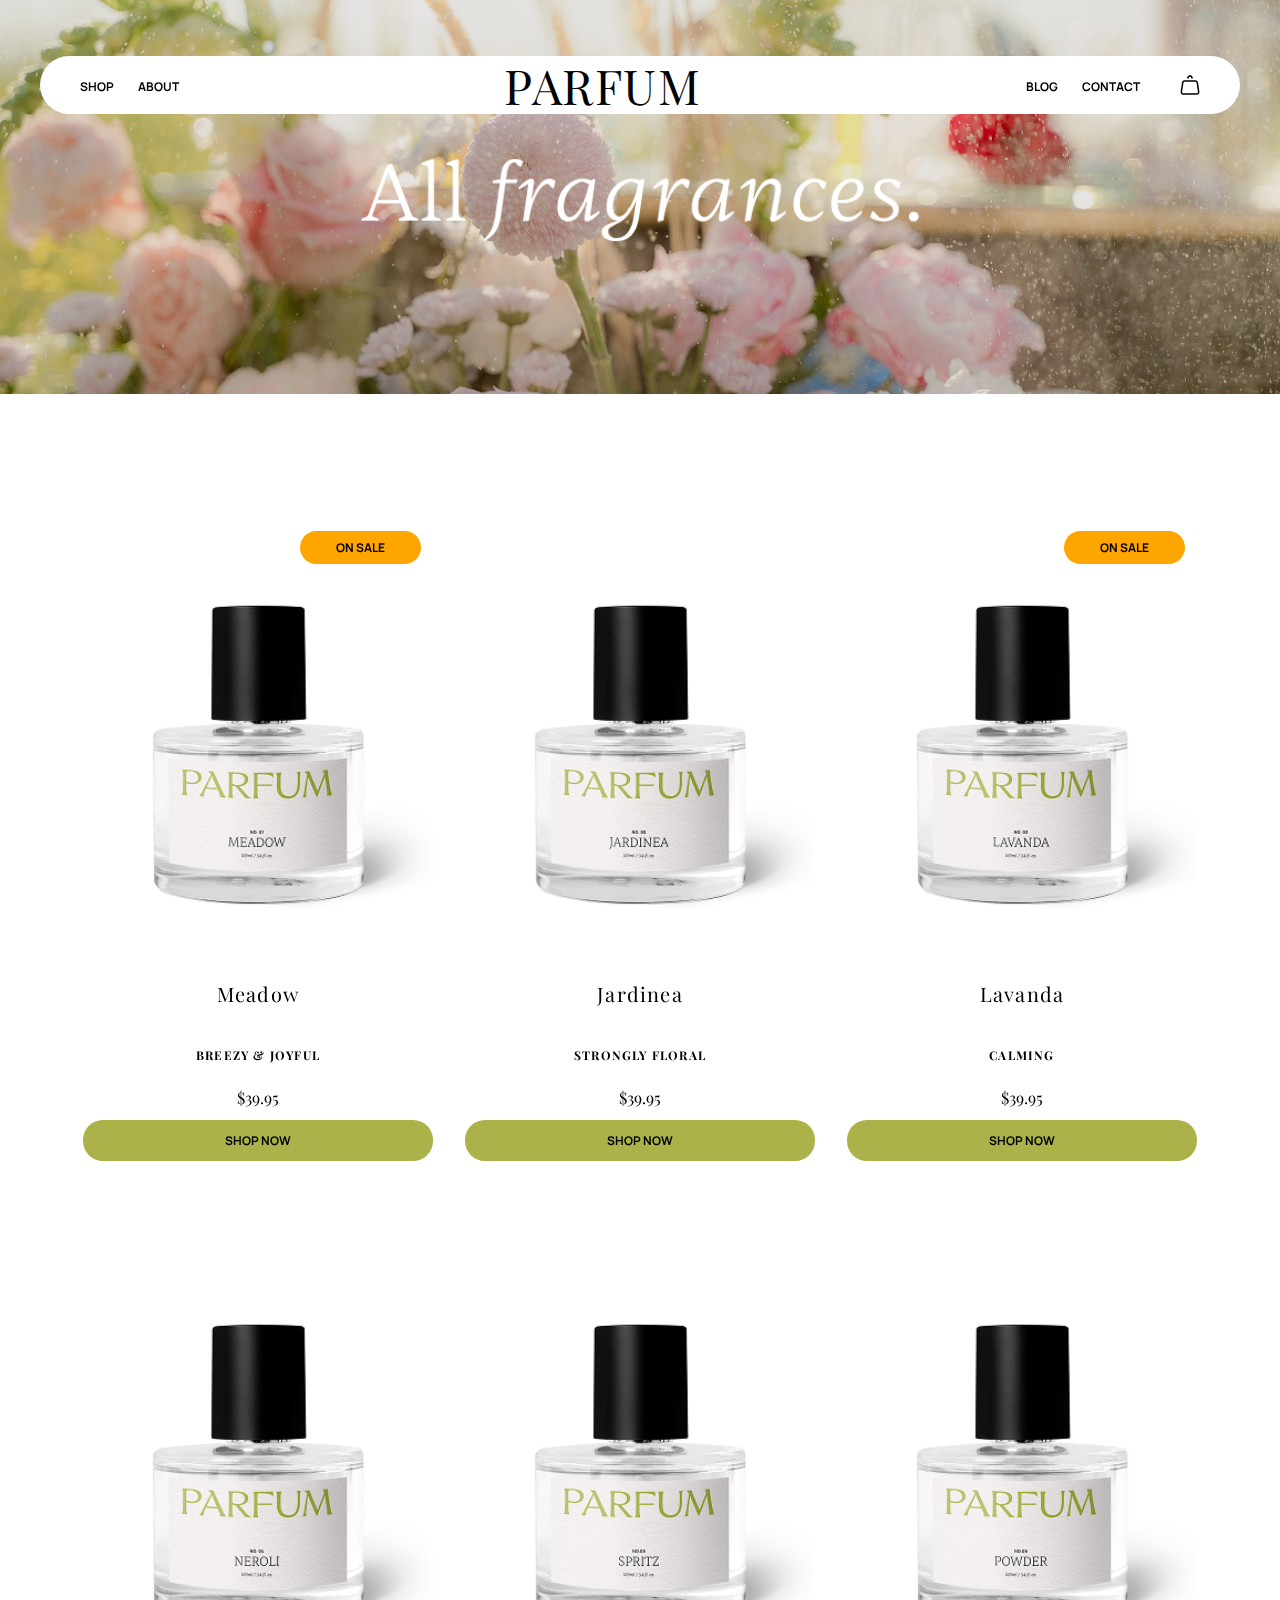
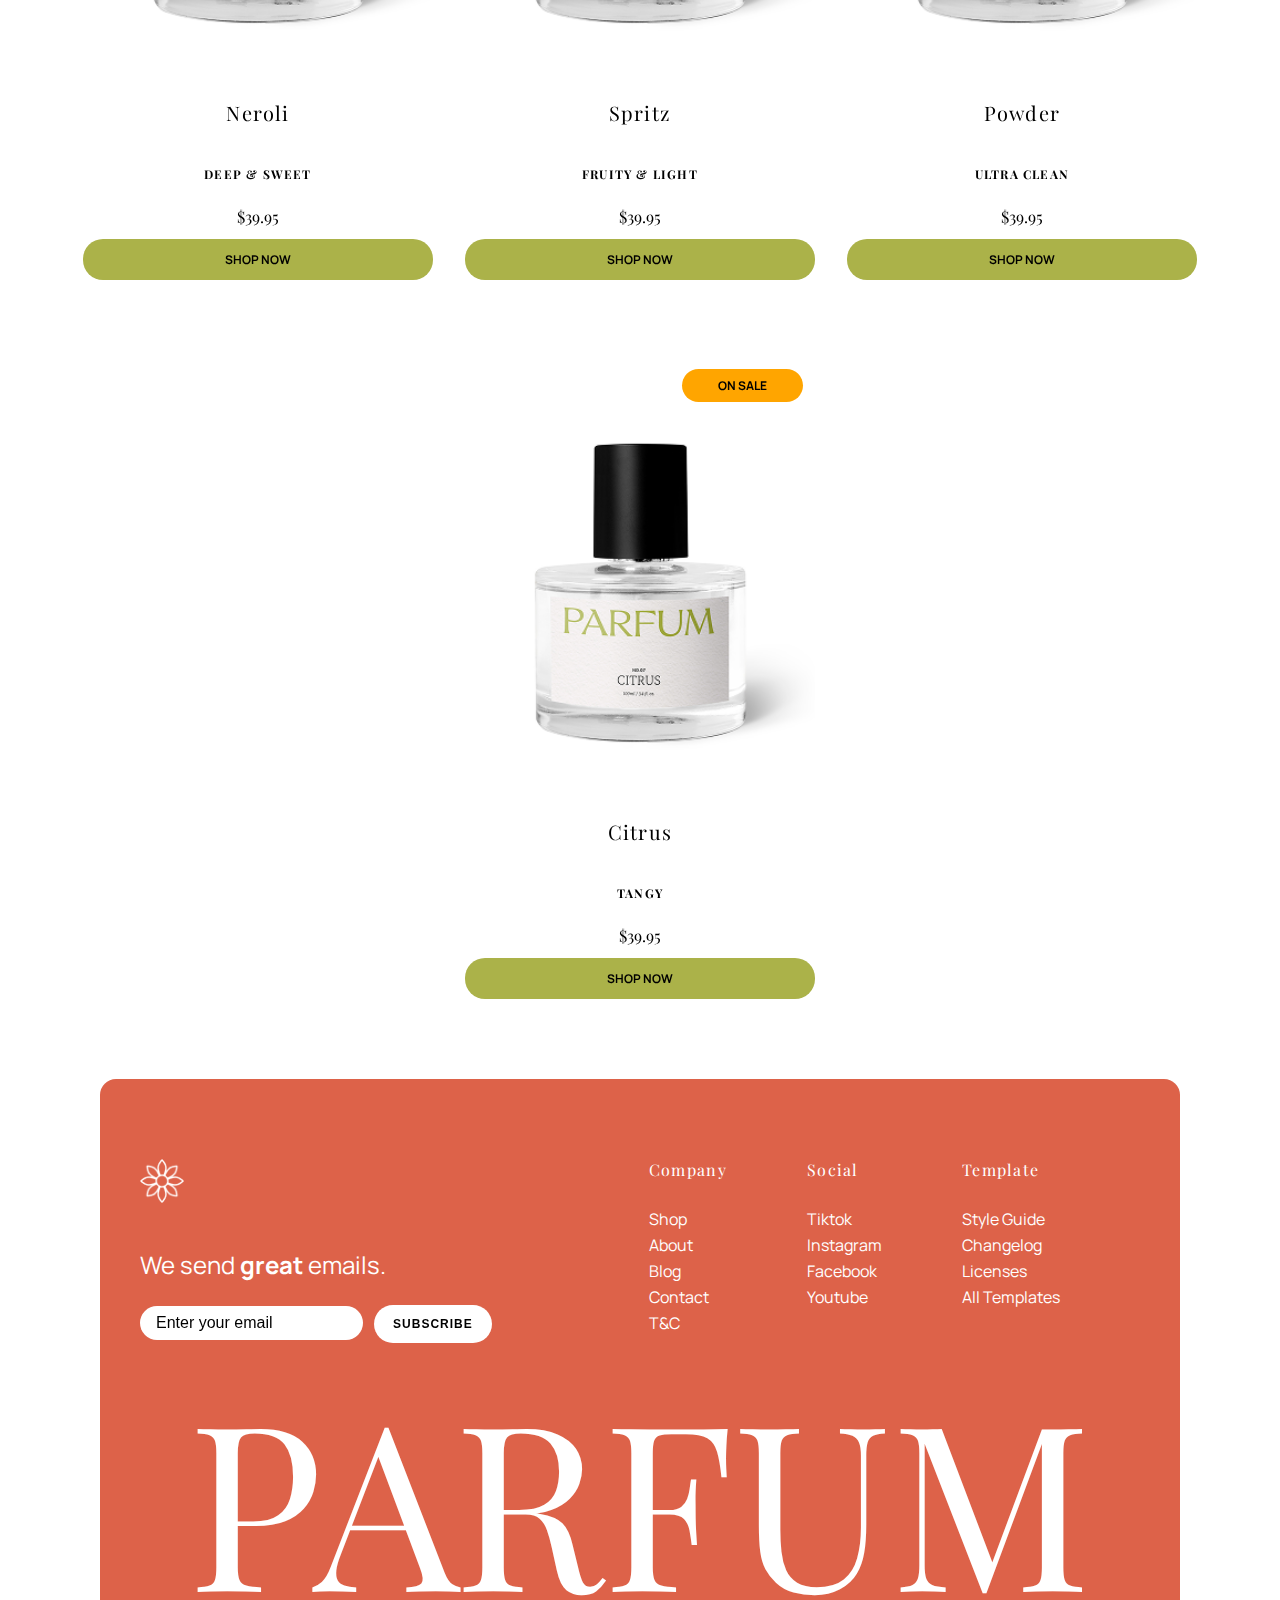
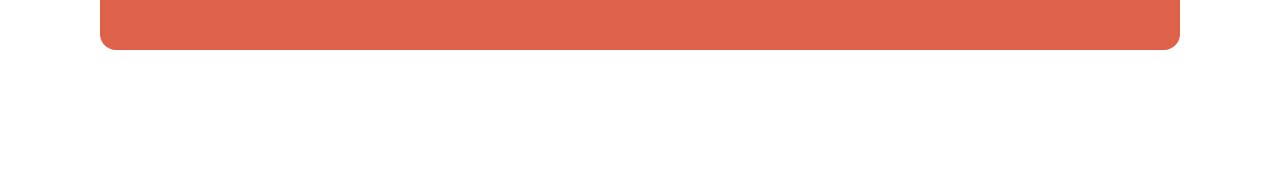
<file: collection.html>
<!DOCTYPE html>
<html lang="en">
<head>
  <meta charset="UTF-8">
  <meta name="viewport" content="width=device-width, initial-scale=1.0">
  <title>Shop - Our fragrances with you</title>

  <!-- Meta tags for SEO and page info -->
  <meta name="description" content="You can buy our fragrances here. The range includes the following fragrances: Fresh, citrus, soft and sweet.">

  <!-- Favicon for browser tab icon -->
  <link rel="icon" href="images/icon/iconoir_flower-medium_white.png" type="image/x-icon">
  <!-- Fonts -->
  <link rel="preconnect" href="https://fonts.googleapis.com">
  <link rel="preconnect" href="https://fonts.gstatic.com" crossorigin>
  <link href="https://fonts.googleapis.com/css2?family=Manrope:wght@200..800&family=Playfair+Display:ital,wght@0,400..900;1,400..900&display=swap" rel="stylesheet">

  <!-- CSS -->
  <link rel="stylesheet" href="main.css">
  <link rel="stylesheet" href="style-index.css">
  <link rel="stylesheet" href="collection.css">
</head>
<body>
  <!-- Header content -->
  <div class="pages__first__collection">
    <header class="header">
      <nav class="nav__header">
        <ul class="ul__nav">
          <li class="nav__item"><a class="link__nav" href="collection.html">SHOP</a></li>
          <li class="nav__item"><a class="link__nav" href="about.html">ABOUT</a></li>
        </ul>
      </nav>

      <img class="img__icon__menu" src="images/icon/Icon-Burger-menu.png" alt="Icon menu">
      <a href="index.html" class="link__header">PARFUM</a>

      <nav class="nav__header">
        <ul class="ul__nav">
          <li class="nav__item"><a class="link__nav" href="blog-all.html">BLOG</a></li>
          <li class="nav__item"><a class="link__nav" href="contact.html">CONTACT</a></li>
        </ul>
        <img class="header__img" src="images/icon/shopping-icon.png" alt="shopping-icon">
      </nav>
    </header>
  </div>

  <!-- Main content -->
    <main class="main">

      <!-- Porducts parfum section -->
      <section class="products">
        <h1 class="h1__products">All <span class="span__info">fragrances.</span></h1>
        <div class="product__blocks">
          <a href="prodact-meadow.html" class="product__block--collection">
            <div class="product__sale">
              <p class="p__product">ON SALE</p>
            </div>
            <img src="images/product-images/meadow.png" alt="parfum Meadow">
            <div class="product__info">
              <p class="p__info">Meadow</p>
              <p class="p__brand">BREEZY & JOYFUL</p>
              <p class="p__price">$39.95</p>
              <span class="buy__btn">SHOP NOW</span>
            </div>
          </a>

          <a href="prodact-meadow.html" class="product__block--collection">
            <img src="images/product-images/jardinea.png" alt="parfum Jardinea">
            <div class="product__info">
              <p class="p__info">Jardinea</p>
              <p class="p__brand">STRONGLY FLORAL</p>
              <p class="p__price">$39.95</p>
              <span class="buy__btn">SHOP NOW</span>
            </div>
          </a>

          <a href="prodact-meadow.html" class="product__block--collection">
            <div class="product__sale">
              <p class="p__product">ON SALE</p>
            </div>
            <img src="images/product-images/Lavanda.png" alt="parfum Lavanda">
            <div class="product__info">
              <p class="p__info">Lavanda</p>
              <p class="p__brand">CALMING</p>
              <p class="p__price">$39.95</p>
              <span class="buy__btn">SHOP NOW</span>
            </div>
          </a>

          <a href="prodact-meadow.html" class="product__block--collection">
            <img src="images/product-images/neroli.png" alt="parfum Neroli">
            <div class="product__info">
              <p class="p__info">Neroli</p>
              <p class="p__brand">DEEP & SWEET</p>
              <p class="p__price">$39.95</p>
              <span class="buy__btn">SHOP NOW</span>
            </div>
          </a>

          <a href="prodact-meadow.html" class="product__block--collection">
            <img src="images/product-images/spritz.png" alt="parfum Spritz">
            <div class="product__info">
              <p class="p__info">Spritz</p>
              <p class="p__brand">FRUITY & LIGHT</p>
              <p class="p__price">$39.95</p>
              <span class="buy__btn">SHOP NOW</span>
            </div>
          </a>

          <a href="prodact-meadow.html" class="product__block--collection">
            <img src="images/product-images/powder.png" alt="parfum Powder">
            <div class="product__info">
              <p class="p__info">Powder</p>
              <p class="p__brand">ULTRA CLEAN</p>
              <p class="p__price">$39.95</p>
              <span class="buy__btn">SHOP NOW</span>
            </div>
          </a>

          <a href="prodact-meadow.html" class="product__block--collection">
            <div class="product__sale">
              <p class="p__product">ON SALE</p>
            </div>
            <img src="images/product-images/citrus.png" alt="parfum Citrus">
            <div class="product__info">
              <p class="p__info">Citrus</p>
              <p class="p__brand">TANGY</p>
              <p class="p__price">$39.95</p>
              <span class="buy__btn">SHOP NOW</span>
            </div>
          </a>

        </div>
      </section>
    </main>

    <!-- Footer content -->
    <footer class="footer">
      <div class="footer__block">
        <div class="footer__item__up">
          <div class="footer__up">
              <div class="footer__right__item">
                <img class="footer__img" src="images/icon/iconoir_flower-medium_white.png" alt="icon flower medium white">
                <p class="p__footer__right">We send <span class="span__footer">great</span> emails.</p>
                <form action="#">
                <input class="input__footer" type="email" placeholder="Enter your email" />
                <input class="input__btn__footer" type="submit" value="SUBSCRIBE">
                </form>
              </div>
          </div>
  
          <div class="footer__right">
            <div class="footer__links">
              <div class="links__company">
                <h4 class="h4__footer__links">Company</h4>
                <a class="a__links__footer" href="collection.html">Shop</a>
                <a class="a__links__footer" href="about.html">About</a>
                <a class="a__links__footer" href="blog-all.html">Blog</a>
                <a class="a__links__footer" href="contact.html">Contact</a>
                <a class="a__links__footer" href="#">T&C</a>
              </div>
            </div>
  
            <div class="footer__links">
              <div class="links__company">
                <h4 class="h4__footer__links">Social</h4>
                <a class="a__links__footer" href="#">Tiktok</a>
                <a class="a__links__footer" href="#">Instagram</a>
                <a class="a__links__footer" href="#">Facebook</a>
                <a class="a__links__footer" href="#">Youtube</a>
              </div>
            </div>
  
            <div class="footer__links">
              <div class="links__company">
                <h4 class="h4__footer__links">Template</h4>
                <a class="a__links__footer" href="#">Style Guide</a>
                <a class="a__links__footer" href="#">Changelog</a>
                <a class="a__links__footer" href="#">Licenses</a>
                <a class="a__links__footer" href="#">All Templates</a>
              </div>
            </div>
          </div>
        </div>
  
        <div class="footer__item__down">
          <p class="p__footer">PARFUM</p>
        </div>
      </div>
    </footer>
</body>
</html>
</file>
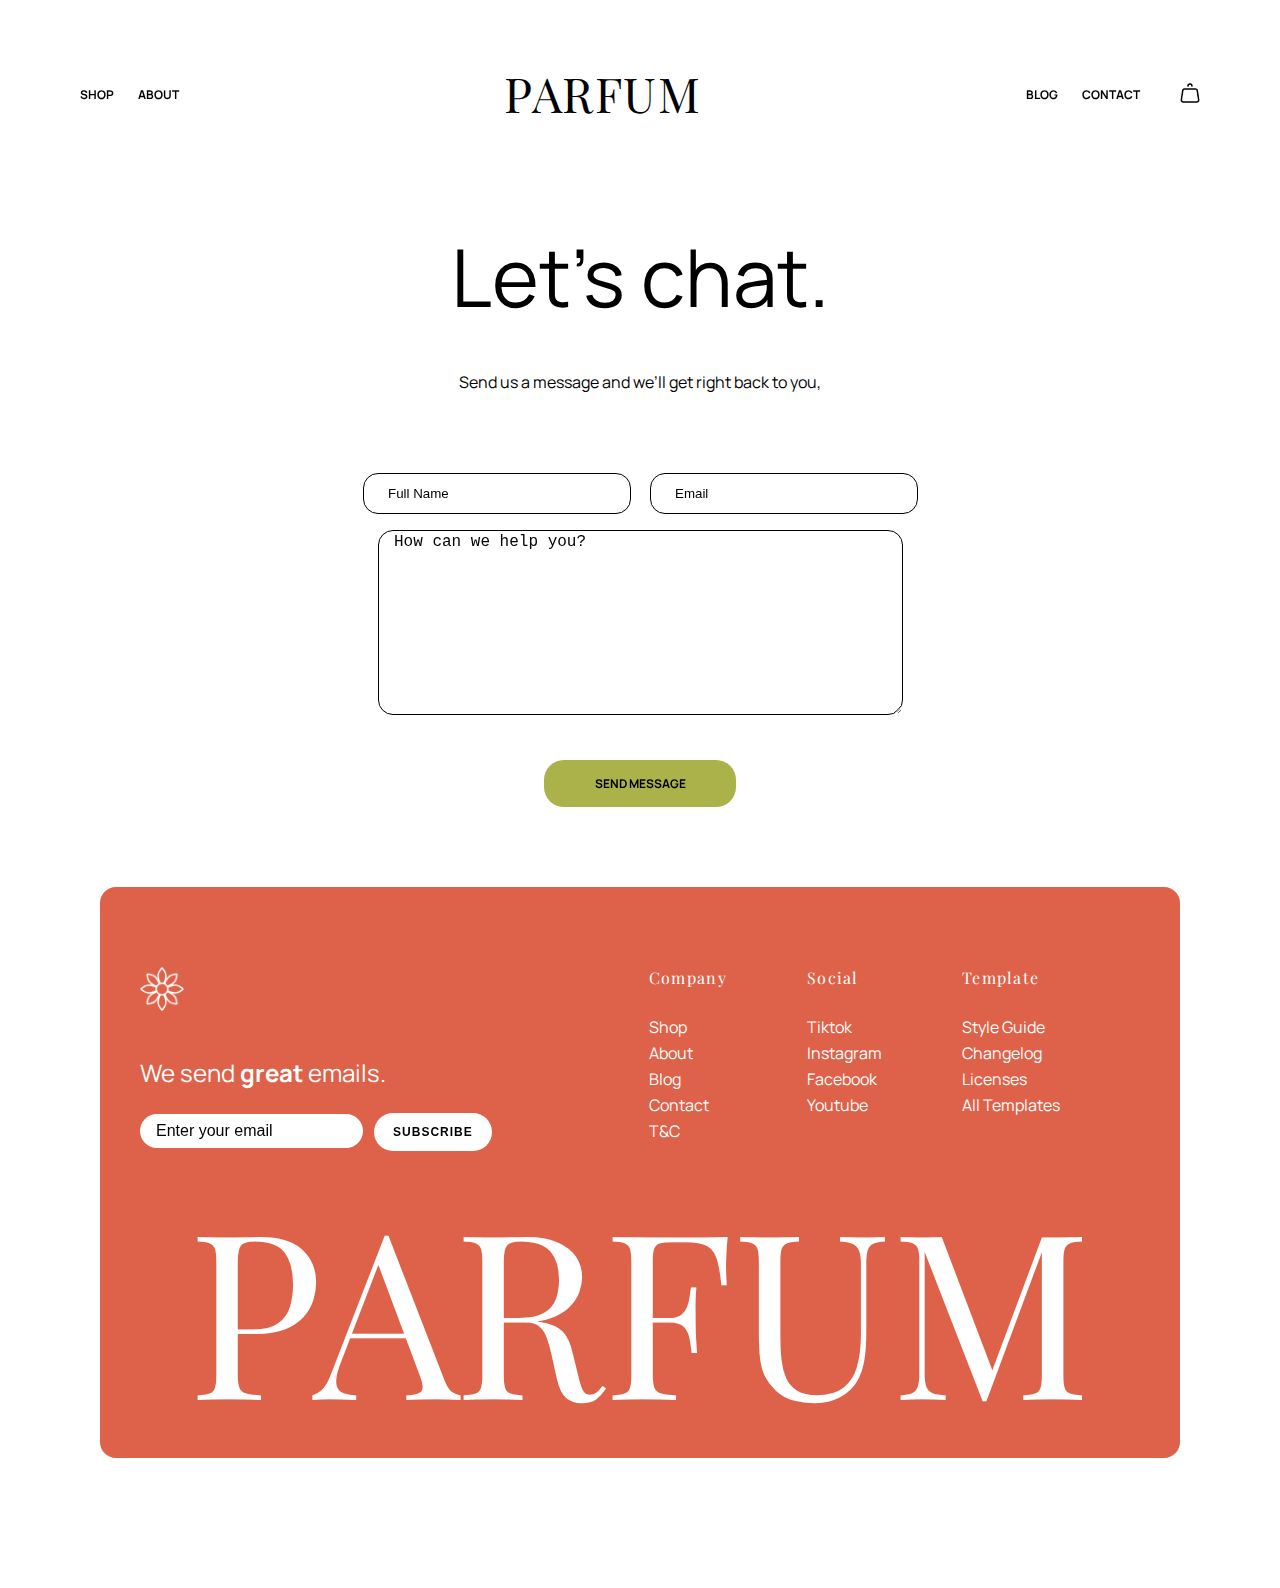
<file: contact.html>
<!DOCTYPE html>
<html lang="en">
<head>
  <meta charset="UTF-8">
  <meta name="viewport" content="width=device-width, initial-scale=1.0">
  <title>Contact - Parfum</title>

  <!-- Meta tags for SEO and page info -->
  <meta name="description" content="You can contact us here.">

  <!-- Favicon for browser tab icon -->
  <link rel="icon" href="images/icon/iconoir_flower-medium_white.png" type="image/x-icon">

  <!-- Fonts -->
  <link rel="preconnect" href="https://fonts.googleapis.com">
  <link rel="preconnect" href="https://fonts.gstatic.com" crossorigin>
  <link
    href="https://fonts.googleapis.com/css2?family=Manrope:wght@200..800&family=Playfair+Display:ital,wght@0,400..900;1,400..900&display=swap"
    rel="stylesheet">

  <!-- CSS -->
  <link rel="stylesheet" href="main.css">
  <link rel="stylesheet" href="style-index.css">
  <link rel="stylesheet" href="style-contact.css">
</head>

<body>

  <!-- Header content -->
  <header class="header">
    <nav class="nav__header">
      <ul class="ul__nav">
        <li class="nav__item"><a class="link__nav" href="collection.html">SHOP</a></li>
        <li class="nav__item"><a class="link__nav" href="about.html">ABOUT</a></li>
      </ul>
    </nav>

    <img class="img__icon__menu" src="images/icon/Icon-Burger-menu.png" alt="Icon menu">
    <a href="index.html" class="link__header">PARFUM</a>

    <nav class="nav__header">
      <ul class="ul__nav">
        <li class="nav__item"><a class="link__nav" href="blog-all.html">BLOG</a></li>
        <li class="nav__item"><a class="link__nav" href="contact.html">CONTACT</a></li>
      </ul>
      <img class="header__img" src="images/icon/shopping-icon.png" alt="shopping-icon">
    </nav>
  </header>

  <!-- Main content -->
  <main class="main__contact">
    <h1 class="h1__contact">Let's chat.</h1>
    <p class="p__contact">Send us a message and we’ll get right back to you,</p>
    
      <form class="message" action="message">
        <input type="text" class="input__message" placeholder="Full Name">
        <input type="email" class="input__email" placeholder="Email">

        <div class="textarea">
          <textarea name="message" class="textarea__message" placeholder="How can we help you?"></textarea>
        </div>

        <div class="input__btn">
          <input type="button" class="buy__btn" value="SEND MESSAGE"></input>
        </div>
      </form>

  </main>

  <!-- Footer content -->
  <footer class="footer">
    <div class="footer__block">
      <div class="footer__item__up">
        <div class="footer__up">
            <div class="footer__right__item">
              <img class="footer__img" src="images/icon/iconoir_flower-medium_white.png" alt="icon flower medium white">
              <p class="p__footer__right">We send <span class="span__footer">great</span> emails.</p>
              <form action="#">
              <input class="input__footer" type="email" placeholder="Enter your email" />
              <input class="input__btn__footer" type="submit" value="SUBSCRIBE">
              </form>
            </div>
        </div>

        <div class="footer__right">
          <div class="footer__links">
            <div class="links__company">
              <h4 class="h4__footer__links">Company</h4>
              <a class="a__links__footer" href="collection.html">Shop</a>
              <a class="a__links__footer" href="about.html">About</a>
              <a class="a__links__footer" href="blog-all.html">Blog</a>
              <a class="a__links__footer" href="contact.html">Contact</a>
              <a class="a__links__footer" href="#">T&C</a>
            </div>
          </div>

          <div class="footer__links">
            <div class="links__company">
              <h4 class="h4__footer__links">Social</h4>
              <a class="a__links__footer" href="#">Tiktok</a>
              <a class="a__links__footer" href="#">Instagram</a>
              <a class="a__links__footer" href="#">Facebook</a>
              <a class="a__links__footer" href="#">Youtube</a>
            </div>
          </div>

          <div class="footer__links">
            <div class="links__company">
              <h4 class="h4__footer__links">Template</h4>
              <a class="a__links__footer" href="#">Style Guide</a>
              <a class="a__links__footer" href="#">Changelog</a>
              <a class="a__links__footer" href="#">Licenses</a>
              <a class="a__links__footer" href="#">All Templates</a>
            </div>
          </div>
        </div>
      </div>

      <div class="footer__item__down">
        <p class="p__footer">PARFUM</p>
      </div>
    </div>
  </footer>
</body>
</html>
</file>
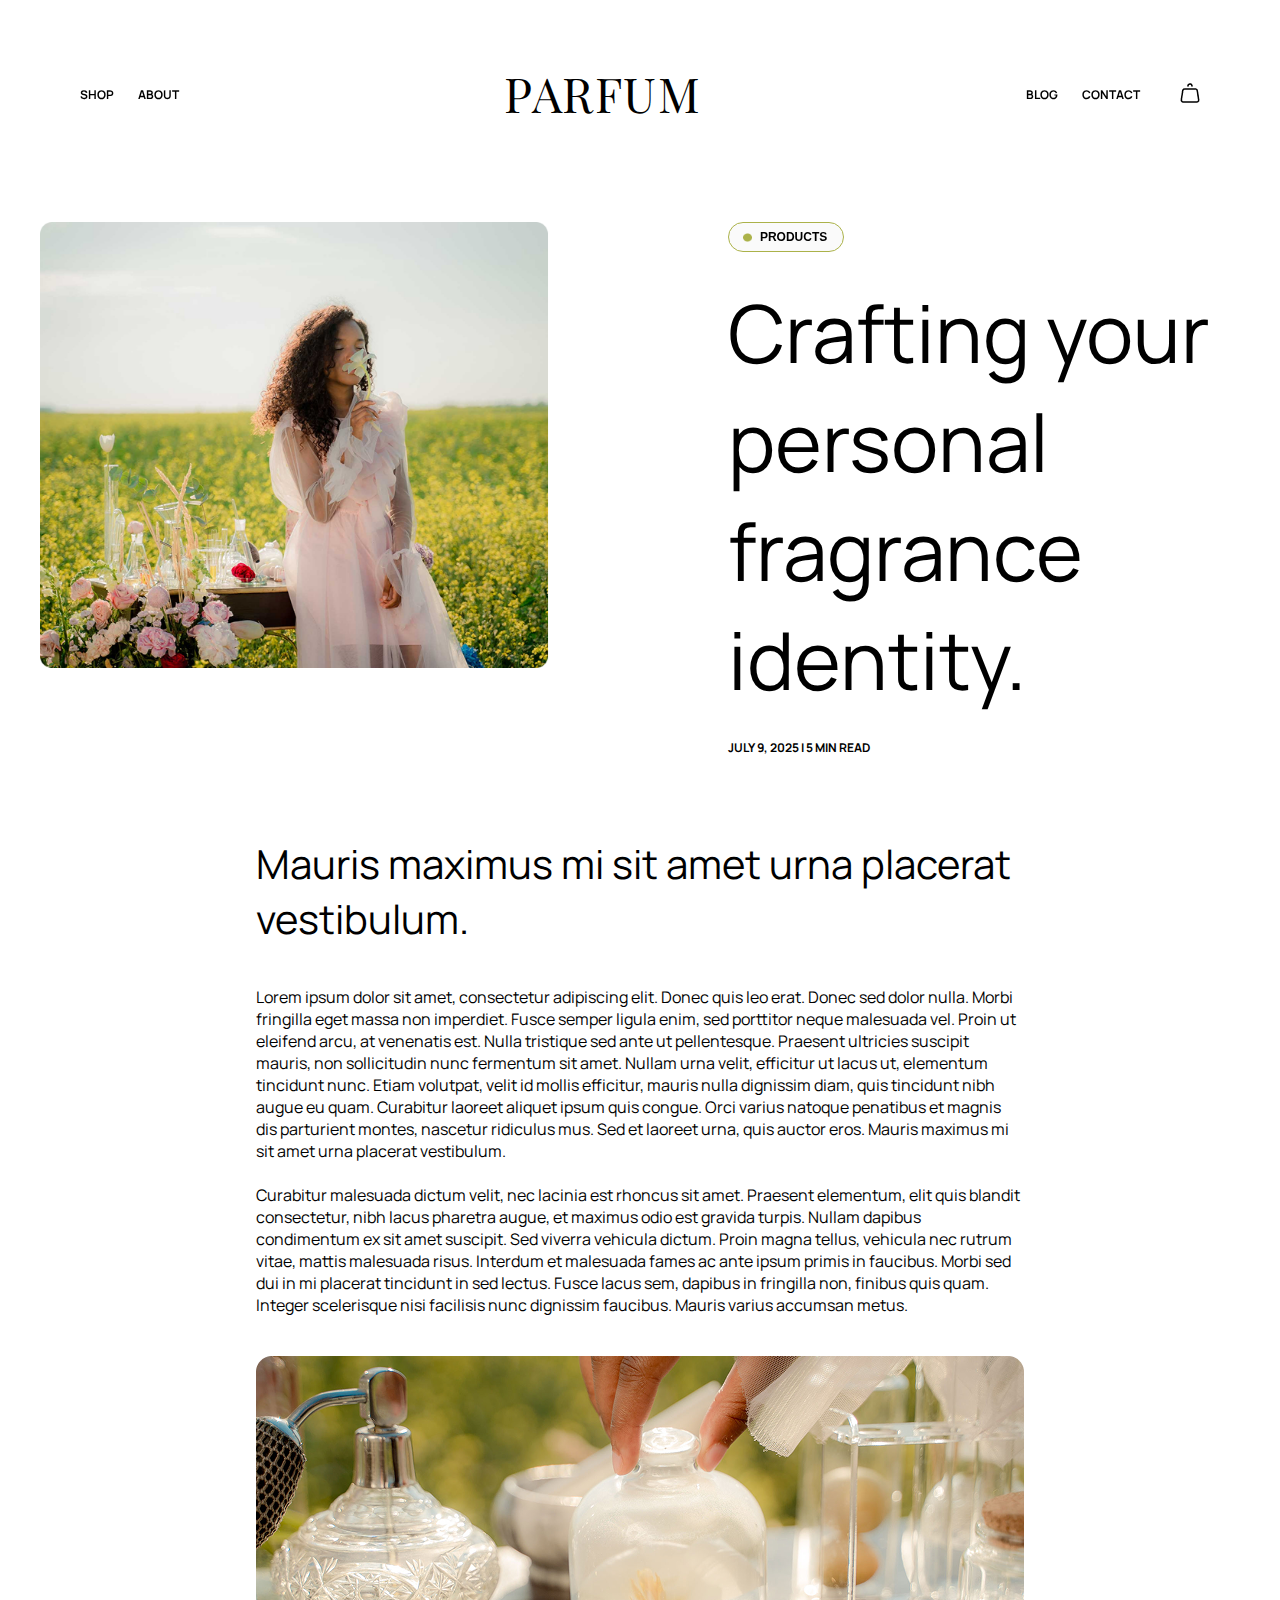
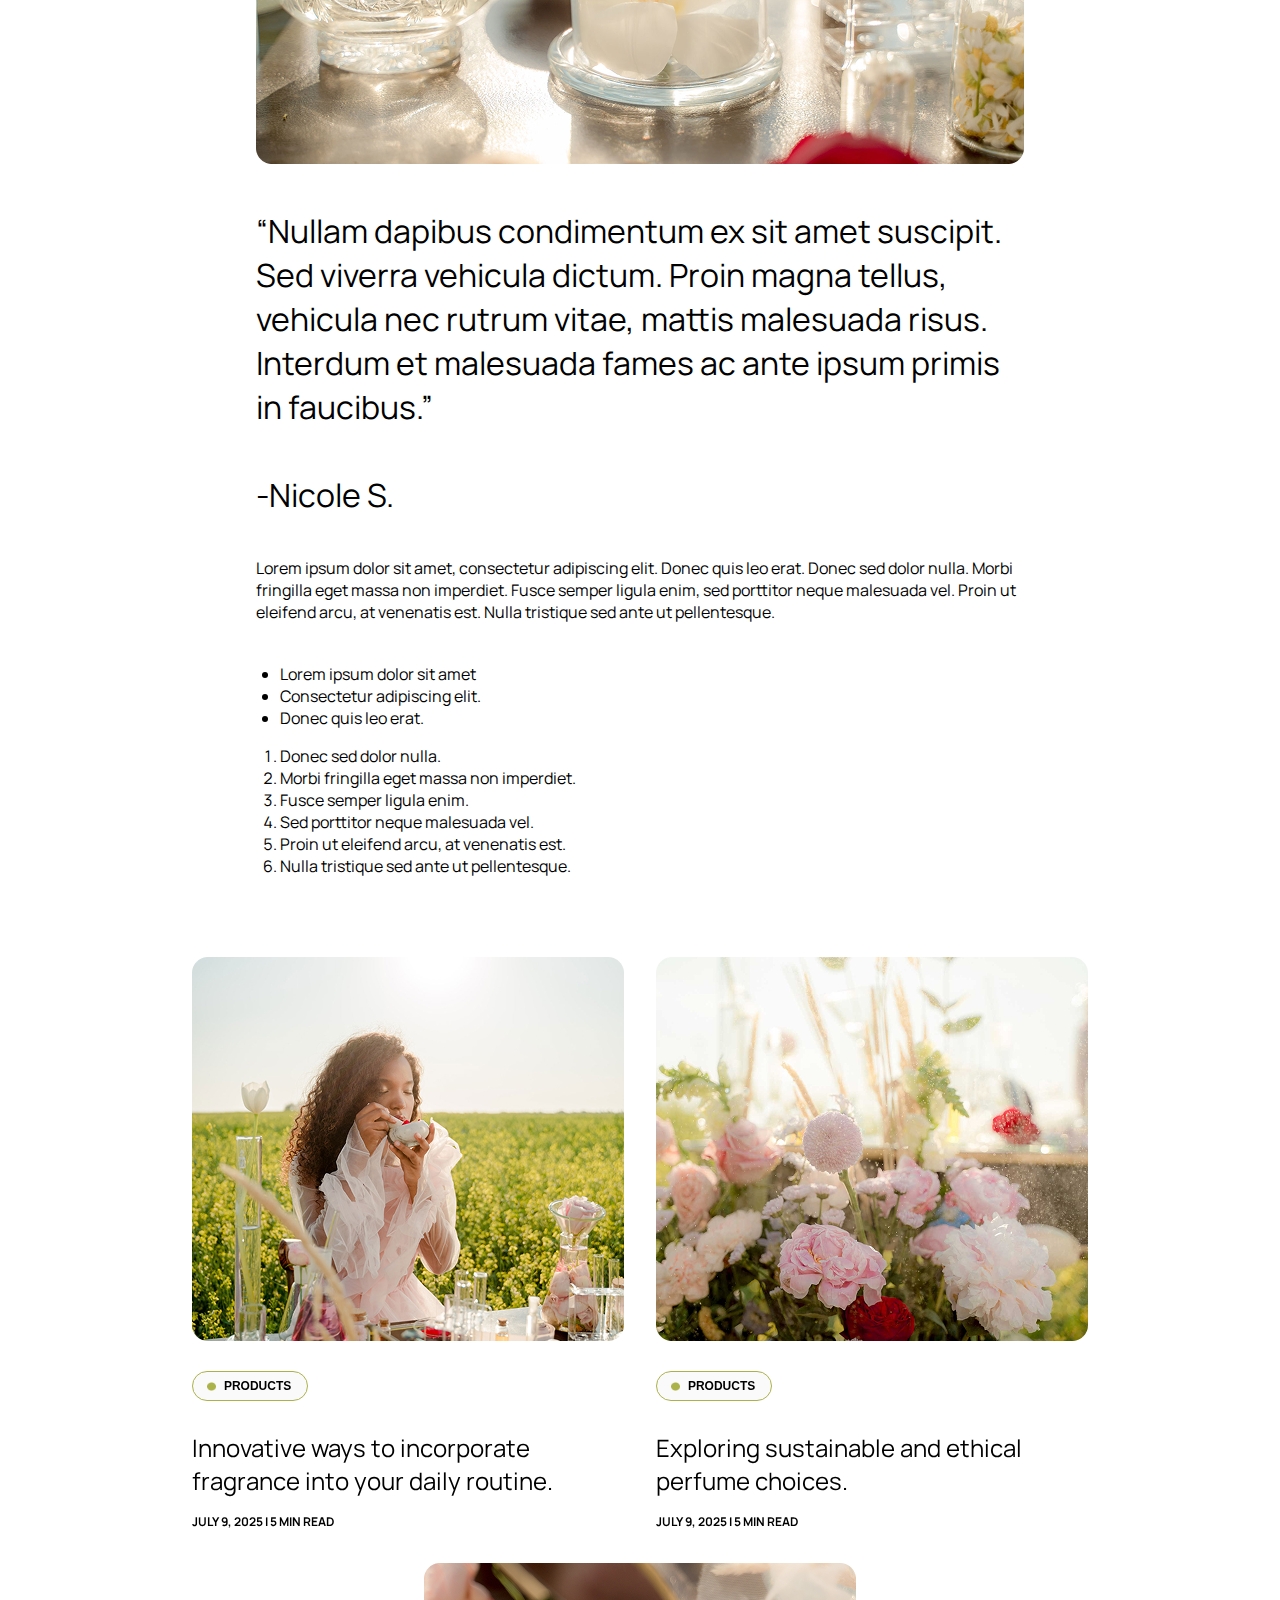
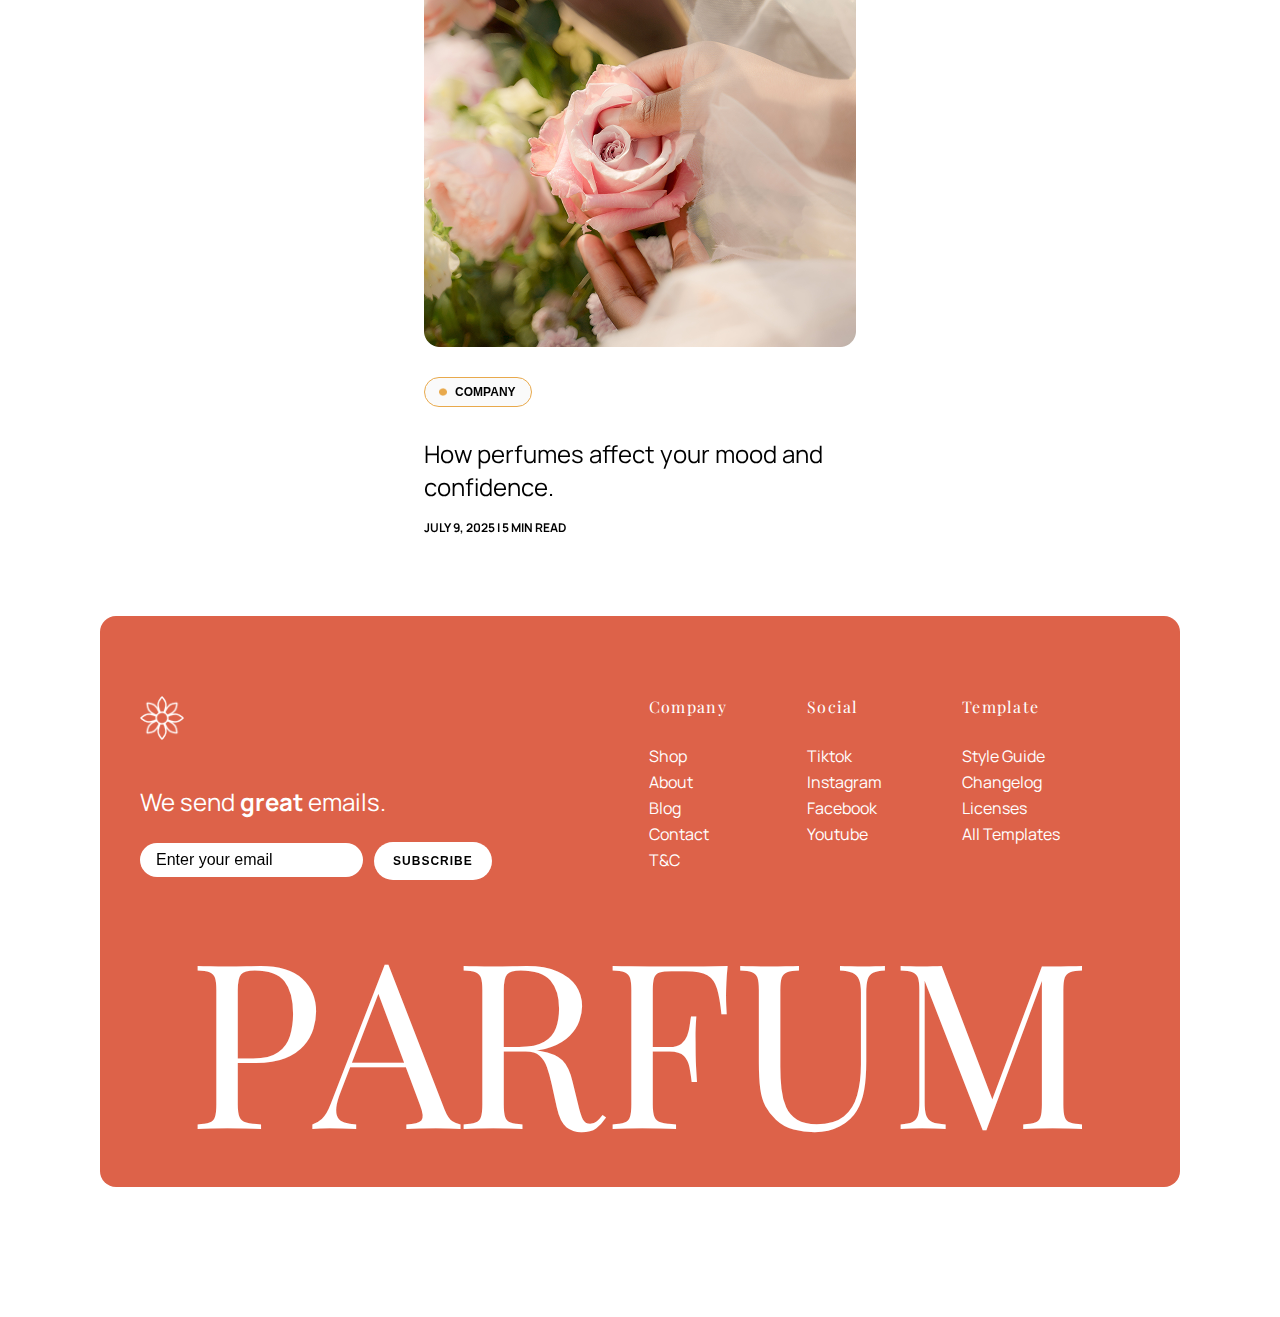
<file: page-blog.html>
<!DOCTYPE html>
<html lang="en">

<head>
  <meta charset="UTF-8">
  <meta name="viewport" content="width=device-width, initial-scale=1.0">
  <title>Blog - Crafting your personal fragrance identity</title>

  <!-- Meta tags for SEO and page info -->
  <meta name="description" content="Information about our store, products, and news about our products.">

  <!-- Favicon for browser tab icon -->
  <link rel="icon" href="images/icon/iconoir_flower-medium_white.png" type="image/x-icon">

  <!-- Fonts -->
  <link rel="preconnect" href="https://fonts.googleapis.com">
  <link rel="preconnect" href="https://fonts.gstatic.com" crossorigin>
  <link
    href="https://fonts.googleapis.com/css2?family=Manrope:wght@200..800&family=Playfair+Display:ital,wght@0,400..900;1,400..900&display=swap"
    rel="stylesheet">

  <!-- CSS -->
  <link rel="stylesheet" href="main.css">
  <link rel="stylesheet" href="style-index.css">
  <link rel="stylesheet" href="style-prodact.css">
  <link rel="stylesheet" href="style-blog-all.css">
  <link rel="stylesheet" href="style-blog-page.css">
</head>

<body>
  <!-- Header content -->
  <header class="header">
    <nav class="nav__header">
      <ul class="ul__nav">
        <li class="nav__item"><a class="link__nav" href="collection.html">SHOP</a></li>
        <li class="nav__item"><a class="link__nav" href="about.html">ABOUT</a></li>
      </ul>
    </nav>

    <img class="img__icon__menu" src="images/icon/Icon-Burger-menu.png" alt="Icon menu">
    <a href="index.html" class="link__header">PARFUM</a>

    <nav class="nav__header">
      <ul class="ul__nav">
        <li class="nav__item"><a class="link__nav" href="blog-all.html">BLOG</a></li>
        <li class="nav__item"><a class="link__nav" href="contact.html">CONTACT</a></li>
      </ul>
      <img class="header__img" src="images/icon/shopping-icon.png" alt="shopping-icon">
    </nav>
  </header>

  <!-- Main content -->
  <main class="main__blog__page">

    <!-- Buy parfum section -->
    <section class="buy__parfum">
      <div class="block__info__parfum">
        <div class="shop__block">
          <img class="img__blog" src="images/img-blog-page/blog-page-girl.png"
            alt="A girl in a field in a white dress sniffs a flower">
        </div>
      </div>

      <div class="info__block">
        <div class="info">
          <button class="btn__blog__page" disabled>
            <img class="img__btn__blog" src="images/icon/icon-blog.png" alt="Sold out icon">
            PRODUCTS
          </button>
          <h1 class="h1__blog__page">
            Crafting your <br> personal <br>fragrance identity.
          </h1>
          <p class="p__blog">JULY 9, 2025 I 5 MIN READ</p>
        </div>
      </div>
    </section>

    <div class="block__blog__info">
      <div class="text__blog">
        <h2 class="h2__blog__text">Mauris maximus mi sit amet urna placerat vestibulum.</h2>

        <p class="p__blog__page">Lorem ipsum dolor sit amet, consectetur adipiscing elit. 
          Donec quis leo erat. Donec sed dolor nulla. 
          Morbi fringilla eget massa non imperdiet. 
          Fusce semper ligula enim, sed porttitor neque malesuada vel. 
          Proin ut eleifend arcu, at venenatis est. 
          Nulla tristique sed ante ut pellentesque. 
          Praesent ultricies suscipit mauris, non sollicitudin nunc fermentum sit amet. 
          Nullam urna velit, efficitur ut lacus ut, elementum tincidunt nunc. 
          Etiam volutpat, velit id mollis efficitur, mauris nulla dignissim diam, quis tincidunt nibh augue eu quam. 
          Curabitur laoreet aliquet ipsum quis congue. Orci varius natoque penatibus et magnis dis parturient montes, nascetur ridiculus mus. 
          Sed et laoreet urna, quis auctor eros. Mauris maximus mi sit amet urna placerat vestibulum. 
          <br><br> 
          Curabitur malesuada dictum velit, nec lacinia est rhoncus sit amet. 
          Praesent elementum, elit quis blandit consectetur, nibh lacus pharetra augue, et maximus odio est gravida turpis. 
          Nullam dapibus condimentum ex sit amet suscipit. Sed viverra vehicula dictum. 
          Proin magna tellus, vehicula nec rutrum vitae, mattis malesuada risus. Interdum et malesuada fames ac ante ipsum primis in faucibus. 
          Morbi sed dui in mi placerat tincidunt in sed lectus. Fusce lacus sem, dapibus in fringilla non, finibus quis quam. 
          Integer scelerisque nisi facilisis nunc dignissim faucibus. 
          Mauris varius accumsan metus.
        </p>

        <img class="img__blog" src="images/img-blog-page/blog-page-hand-bottle.png" alt="a girl in a field with a jar in her hands containing a flower">

        <h3 class="h3__blog__text">
          “Nullam dapibus condimentum ex sit amet suscipit. Sed viverra vehicula dictum. Proin magna tellus, vehicula nec rutrum vitae, mattis malesuada risus. Interdum et malesuada fames ac ante ipsum primis in faucibus.” 
          <br><br>
          -Nicole S.
        </h3>

        <p class="p__blog__page">
          Lorem ipsum dolor sit amet, consectetur adipiscing elit. Donec quis leo erat. Donec sed dolor nulla. Morbi fringilla eget massa non imperdiet. 
          Fusce semper ligula enim, sed porttitor neque malesuada vel. 
          Proin ut eleifend arcu, at venenatis est. 
          Nulla tristique sed ante ut pellentesque.
        </p>

        <div class="blog__list">
          <ul class="ul__blog">
            <li class="li__blog">Lorem ipsum dolor sit amet</li>
            <li class="li__blog">Consectetur adipiscing elit.</li>
            <li class="li__blog">Donec quis leo erat.</li>
          </ul>

          <ol class="ol__blog">
            <li class="li__blog">Donec sed dolor nulla.</li>
            <li class="li__blog">Morbi fringilla eget massa non imperdiet.</li>
            <li class="li__blog">Fusce semper ligula enim.</li>
            <li class="li__blog">Sed porttitor neque malesuada vel.</li>
            <li class="li__blog">Proin ut eleifend arcu, at venenatis est.</li>
            <li class="li__blog">Nulla tristique sed ante ut pellentesque.</li>
          </ol>
        </div>
      </div>
    </div>

    <div class="blog__blocks">
      <a href="page-blog.html" class="blog__block">
        <img class="img__blog" src="images/image-blog/blog-two.png" 
        alt="A girl in a field in a white dress sniffs a flower leafs in potty">
        <button class="btn__blog" disabled>
        <img class="img__btn__blog" src="images/icon/icon-blog.png" 
        alt="Sold out icon">
        PRODUCTS
        </button>
        <h4 class="h4__blog">Innovative ways to incorporate fragrance into your daily routine.</h4>
        <p class="p__blog">JULY 9, 2025 I 5 MIN READ</p>
      </a>
    
    <a href="page-blog.html" class="blog__block">
      <img class="img__blog" src="images/image-blog/blog-there.png" 
      alt="flowers on the field">
      <button class="btn__blog" disabled>
      <img class="img__btn__blog" src="images/icon/icon-blog.png" 
      alt="Sold out icon">
      PRODUCTS
      </button>
      <h4 class="h4__blog">Exploring sustainable and ethical perfume choices.</h4>
      <p class="p__blog">JULY 9, 2025 I 5 MIN READ</p>
    </a>

    <a href="page-blog.html" class="blog__block">
      <img class="img__blog" src="images/image-blog/blog-four.png" 
      alt="rose in a girl's hand">
      <button class="btn__blog__company" disabled>
      <img class="img__btn__blog" src="images/icon/icon-blog-company.png" 
      alt="Sold out icon">
      COMPANY
      </button>
      <h4 class="h4__blog">How perfumes affect your mood and confidence.</h4>
      <p class="p__blog">JULY 9, 2025 I 5 MIN READ</p>
    </a>

    
  </div>
  </main>

  <!-- Footer content -->
  <footer class="footer">
    <div class="footer__block">
      <div class="footer__item__up">
        <div class="footer__up">
          <div class="footer__right__item">
            <img class="footer__img" src="images/icon/iconoir_flower-medium_white.png" alt="icon flower medium white">
            <p class="p__footer__right">We send <span class="span__footer">great</span> emails.</p>
            <form action="#">
              <input class="input__footer" type="email" placeholder="Enter your email" />
              <input class="input__btn__footer" type="submit" value="SUBSCRIBE">
            </form>
          </div>
        </div>

        <div class="footer__right">
          <div class="footer__links">
            <div class="links__company">
              <h4 class="h4__footer__links">Company</h4>
              <a class="a__links__footer" href="collection.html">Shop</a>
              <a class="a__links__footer" href="about.html">About</a>
              <a class="a__links__footer" href="blog-all.html">Blog</a>
              <a class="a__links__footer" href="contact.html">Contact</a>
              <a class="a__links__footer" href="#">T&C</a>
            </div>
          </div>

          <div class="footer__links">
            <div class="links__company">
              <h4 class="h4__footer__links">Social</h4>
              <a class="a__links__footer" href="#">Tiktok</a>
              <a class="a__links__footer" href="#">Instagram</a>
              <a class="a__links__footer" href="#">Facebook</a>
              <a class="a__links__footer" href="#">Youtube</a>
            </div>
          </div>

          <div class="footer__links">
            <div class="links__company">
              <h4 class="h4__footer__links">Template</h4>
              <a class="a__links__footer" href="#">Style Guide</a>
              <a class="a__links__footer" href="#">Changelog</a>
              <a class="a__links__footer" href="#">Licenses</a>
              <a class="a__links__footer" href="#">All Templates</a>
            </div>
          </div>
        </div>
      </div>

      <div class="footer__item__down">
        <p class="p__footer">PARFUM</p>
      </div>
    </div>
  </footer>
</body>

</html>
</file>
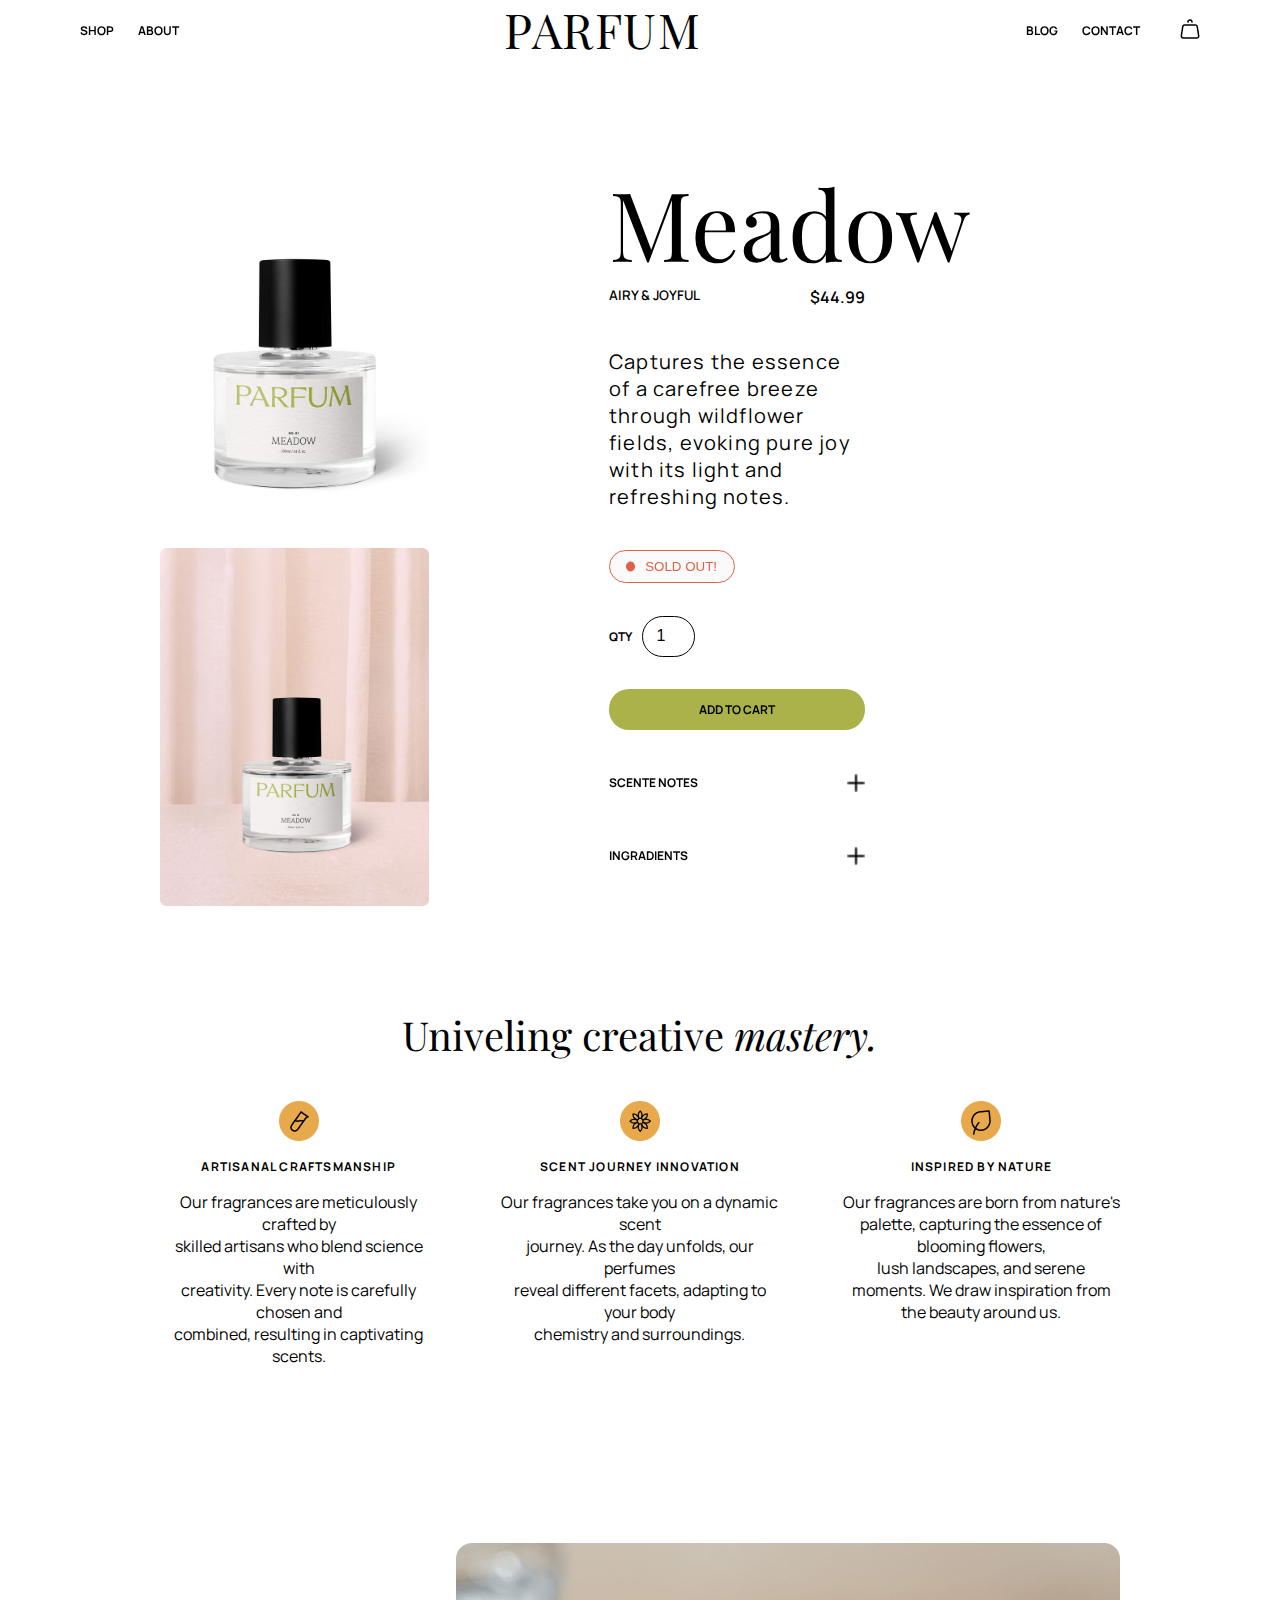
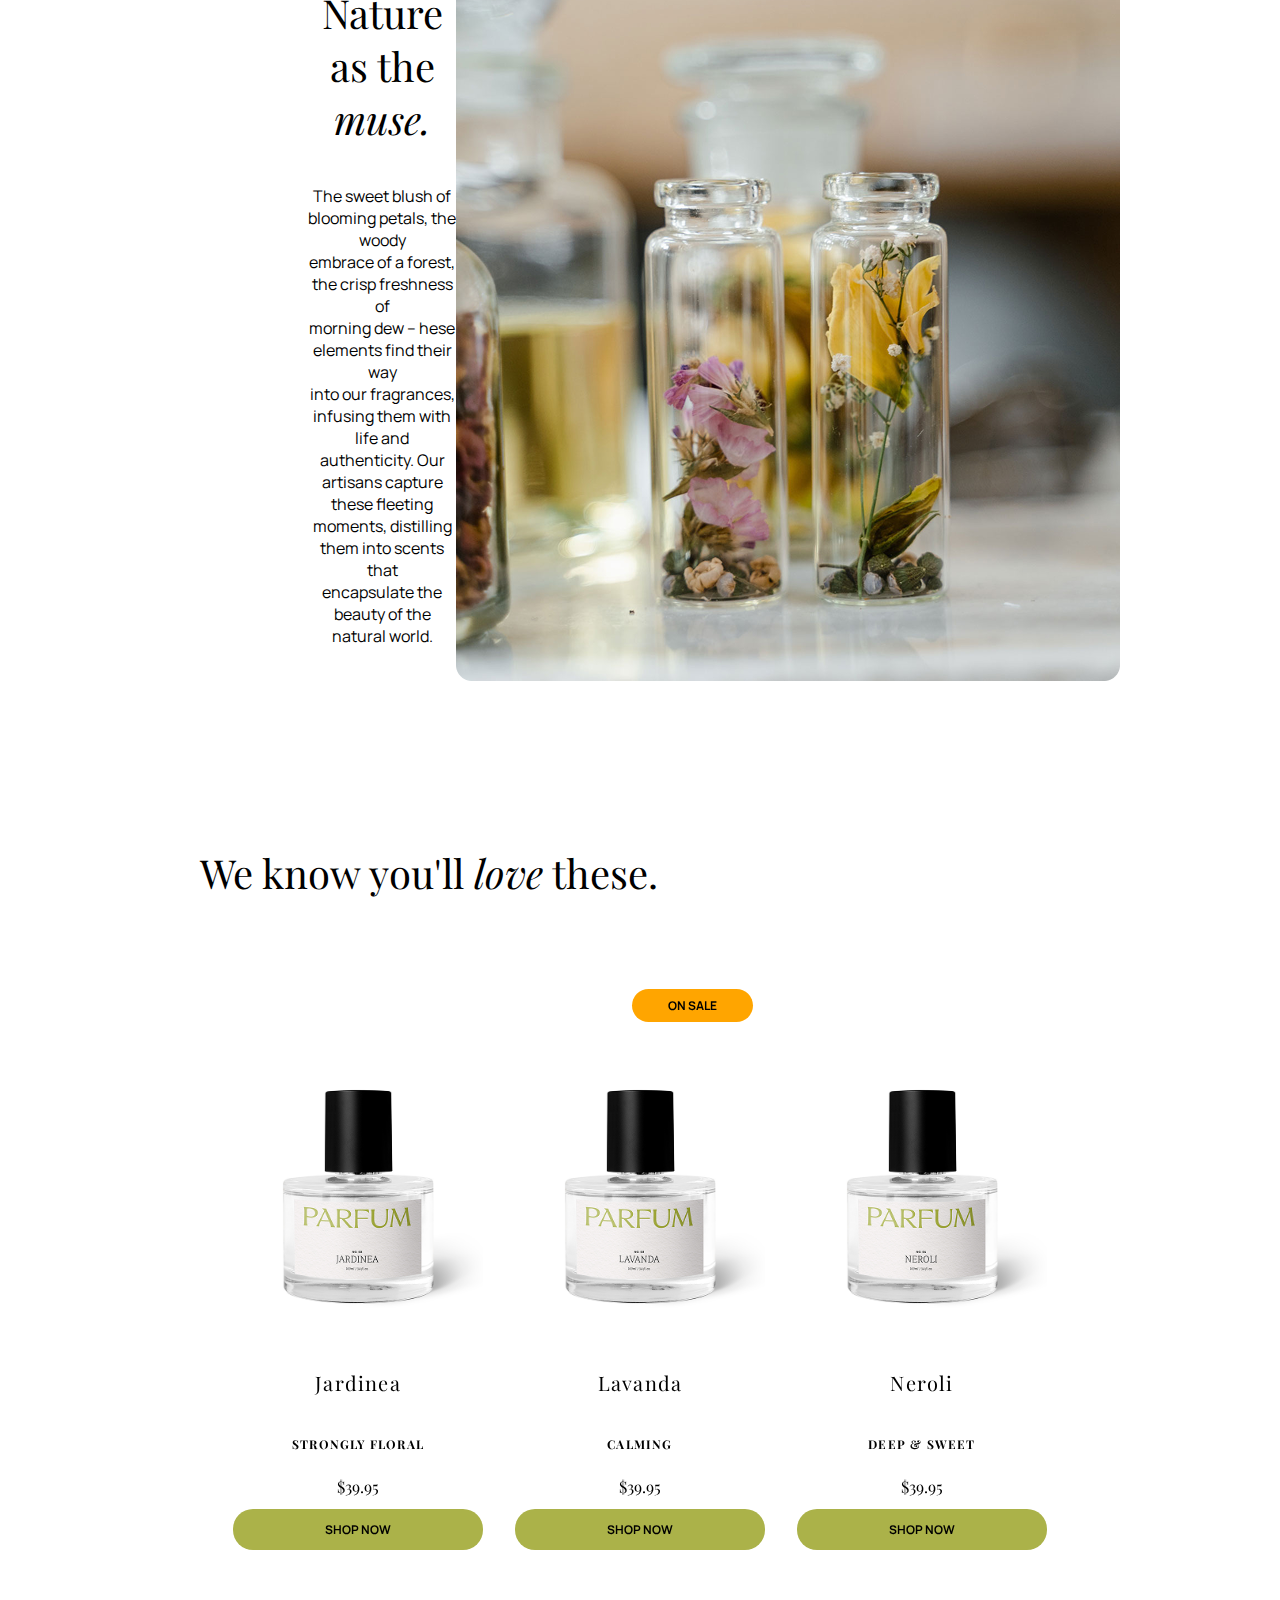
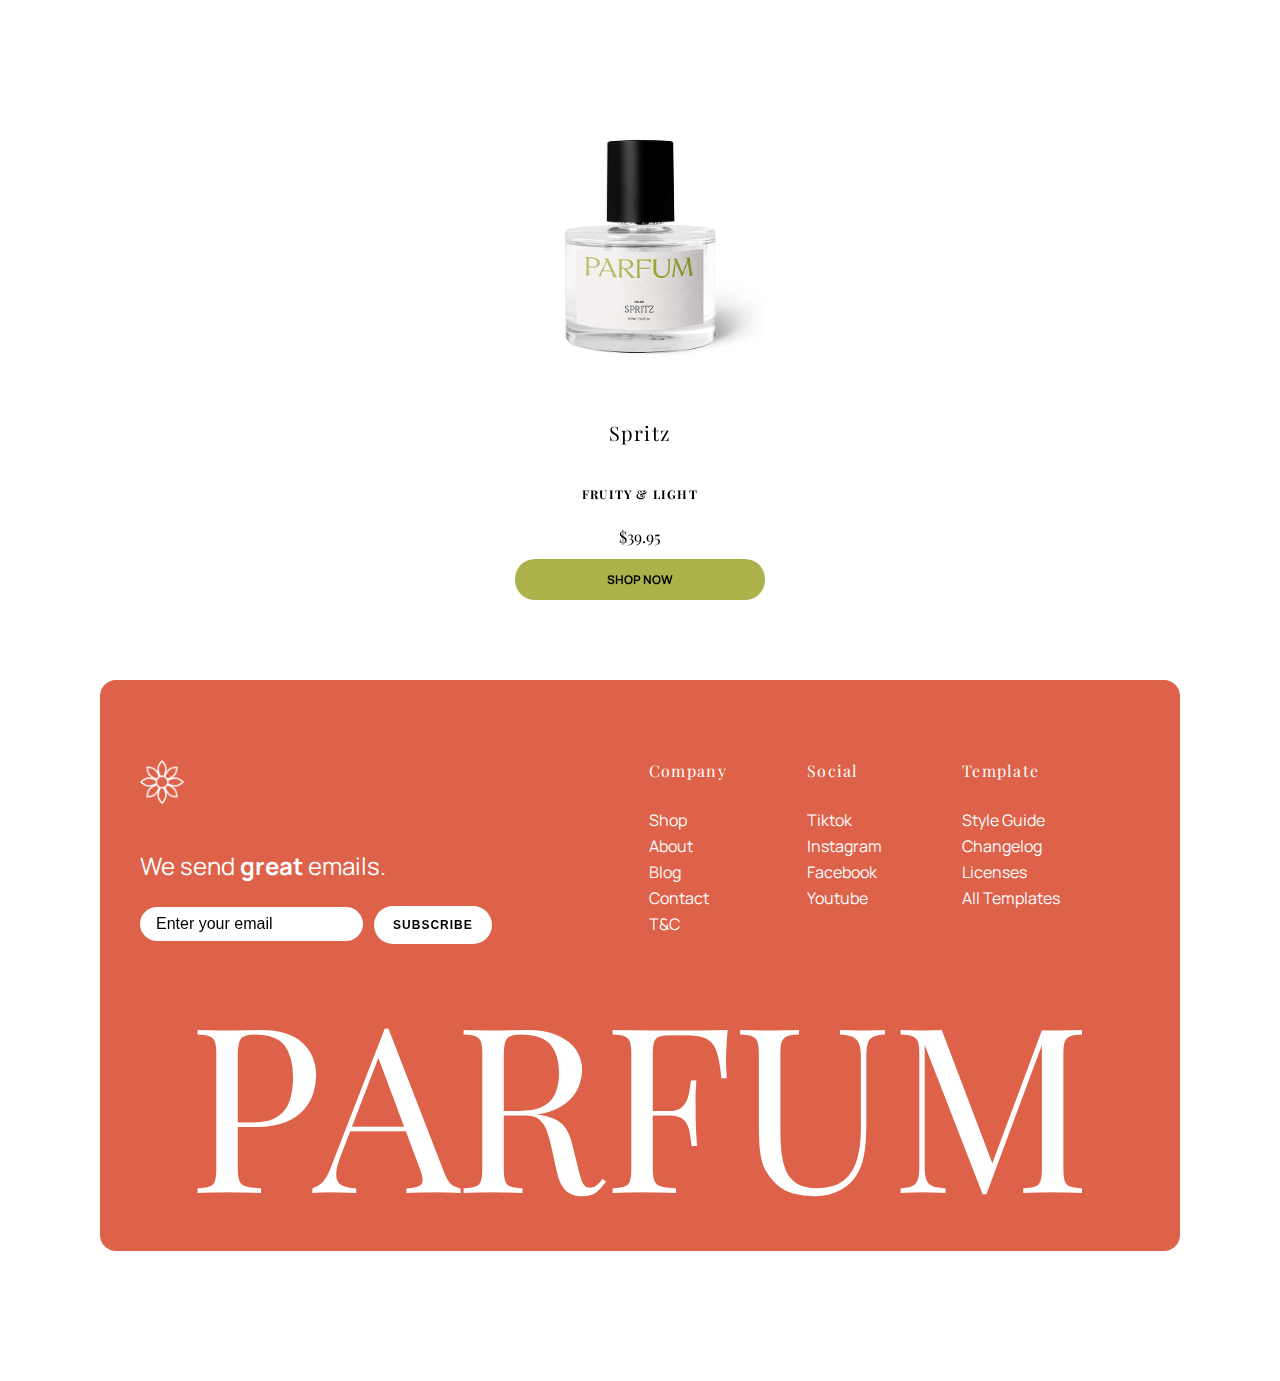
<file: prodact-meadow.html>
<!DOCTYPE html>
<html lang="en">
<head>
  <meta charset="UTF-8">
  <meta name="viewport" content="width=device-width, initial-scale=1.0">
  <title>Meadow - Delicate and sweet aroma</title>
  <!-- Meta tags for SEO and page info -->
  <meta name="description" content="Meadow - This is one of our customers' favorite scents. Try it yourself.">

  <!-- Favicon for browser tab icon -->
  <link rel="icon" href="images/icon/iconoir_flower-medium_white.png" type="image/x-icon">

  <!-- Fonts -->
  <link rel="preconnect" href="https://fonts.googleapis.com">
  <link rel="preconnect" href="https://fonts.gstatic.com" crossorigin>
  <link
    href="https://fonts.googleapis.com/css2?family=Manrope:wght@200..800&family=Playfair+Display:ital,wght@0,400..900;1,400..900&display=swap"
    rel="stylesheet">

  <!-- CSS -->
   <link rel="stylesheet" href="main.css">
   <link rel="stylesheet" href="style-index.css">
   <link rel="stylesheet" href="style-prodact.css">
</head>

<body>

  <!-- Header content -->
  <header class="header">
    <nav class="nav__header">
      <ul class="ul__nav">
        <li class="nav__item"><a class="link__nav" href="collection.html">SHOP</a></li>
        <li class="nav__item"><a class="link__nav" href="about.html">ABOUT</a></li>
      </ul>
    </nav>

    <img class="img__icon__menu" src="images/icon/Icon-Burger-menu.png" alt="Icon menu">
    <a href="index.html" class="link__header">PARFUM</a>

    <nav class="nav__header">
      <ul class="ul__nav">
        <li class="nav__item"><a class="link__nav" href="blog-all.html">BLOG</a></li>
        <li class="nav__item"><a class="link__nav" href="contact.html">CONTACT</a></li>
      </ul>
      <img class="header__img" src="images/icon/shopping-icon.png" alt="shopping-icon">
    </nav>
  </header>

  <!-- Main content -->
  <main class="main">
    <section class="buy__parfum">
      <div class="block__info__parfum">
        <div class="shop__block">
          <img class="image__meadow" src="images/product-images/prodact-page/meadow-prodact.png" alt="">
          <img class="image__pink__meadow" src="images/product-images/prodact-page/pink-meadow.png" alt="">
        </div>
      </div>

      <div class="info__block">
        <div class="info">
          <h3 class="h3__info">Meadow</h3>
          <div class="subhead">
            <h5 class="h5__subhead">AIRY & JOYFUL</h5>
              <h4 class="h5__subhead">$44.99</h4>
            </div>
          
          <p class="p__info">
            Captures the essence of a carefree breeze through wildflower fields, evoking pure joy with its light and refreshing notes.
          </p>
          
          <button class="btn__sold" disabled>
            <img class="img__sold" src="images/icon/sold-out-icon.png" alt="Sold out icon">
            SOLD OUT!
          </button>
          <form action="number">
          <div class="input__number">
            <p class="p__input">QTY</p>
            <input type="text" class="input__amount" placeholder="1">
          </div>
          </form>
          <button class="buy__btn">ADD TO CART</button>

          
            <div class="characteristics">
            <p class="p__characteristics">SCENTE NOTES</p>
            <img class="img__pluse" src="images/icon/pluse.png" alt="Icon pluse">
            </div>
            
            <div class="characteristics">
            <p class="p__characteristics">INGRADIENTS</p>
            <img class="img__pluse" src="images/icon/pluse.png" alt="Icon pluse">
            </div>
          </div>
        </div>
      </div>
    </section>

    <!-- Section with perfume parameters -->
    <section class="parameters">
      <div class="main__parameters">
        <h2 class="h2__parameters">Univeling creative <span class="span__parameters">mastery.</span></h2>
      
        <div class="block__parameters__info">
          
          <div class="block__parameter">
            <img src="images/icon/bottle-icon.png" alt="icon orange, test tube">
            <h3 class="h3__parameters__info">ARTISANAL CRAFTSMANSHIP</h3>
            <p class="p__parameters__info">
              Our fragrances are meticulously crafted by <br>
               skilled artisans who blend science with <br>
                creativity. Every note is carefully chosen and <br>
                combined, resulting in captivating scents.
            </p>
          </div>
  
          <div class="block__parameter">
            <img src="images/icon/flower-icon.png" alt="icon orange, flower">
            <h3 class="h3__parameters__info">SCENT JOURNEY INNOVATION</h3>
            <p class="p__parameters__info">
              Our fragrances take you on a dynamic scent <br>
              journey. As the day unfolds, our perfumes  <br>
              reveal different facets, adapting to your body <br>
              chemistry and surroundings.
            </p>
          </div>
  
          <div class="block__parameter">
            <img src="images/icon/icon-orange.png" alt="icon orange, leaf">
            <h3 class="h3__parameters__info">INSPIRED BY NATURE</h3>
            <p class="p__parameters__info">
              Our fragrances are born from nature's <br>
              palette, capturing the essence of blooming 
              flowers, <br> lush landscapes, and serene moments. 
              We draw inspiration from the beauty around us.
            </p>
          </div>
        </div>
      </div>
    </section>

    <!-- Perfume information section -->
    <section class="info__parfum">
        <div class="block__info">
          <div class="info__text">
            <h3 class="h3__title">Nature as the <br> 
              <span class="span__info">muse.</span></h3>
            <p class="p__title">
              The sweet blush of blooming petals, the woody <br>
              embrace of a forest, the crisp freshness of <br>
              morning dew – hese elements find their way <br> into 
              our fragrances, infusing them with life and <br> 
              authenticity. Our artisans capture these fleeting <br>
              moments, distilling them into scents that <br>
              encapsulate the beauty of the natural world.
            </p>
          </div>
        </div>

        <div class="block__info__parfum">
          <div class="images__block">
            <img class="image__rose" src="images/image/flower-bottle.png" alt="">
          </div>
        </div>
      </section>
    
      <!-- Porducts parfum section -->
      <section class="products">
        <h2 class="h2__title__products">We know you'll <span class="span__info">love</span> these.</h2>

        <div class="product__blocks">

          <a href="prodact-meadow.html" class="product__block">
            <img src="images/product-images/jardinea.png" alt="parfum Jardinea">
            <div class="product__info">
              <p class="p__info">Jardinea</p>
              <p class="p__brand">STRONGLY FLORAL</p>
              <p class="p__price">$39.95</p>
              <span class="buy__btn">SHOP NOW</span>
            </div>
          </a>

          <a href="prodact-meadow.html" class="product__block">
            <div class="product__sale">
              <p class="p__product">ON SALE</p>
            </div>
            <img src="images/product-images/Lavanda.png" alt="parfum Lavanda">
            <div class="product__info">
              <p class="p__info">Lavanda</p>
              <p class="p__brand">CALMING</p>
              <p class="p__price">$39.95</p>
              <span class="buy__btn">SHOP NOW</span>
            </div>
          </a>

          <a href="prodact-meadow.html" class="product__block">
            <img src="images/product-images/neroli.png" alt="parfum Neroli">
            <div class="product__info">
              <p class="p__info">Neroli</p>
              <p class="p__brand">DEEP & SWEET</p>
              <p class="p__price">$39.95</p>
              <span class="buy__btn">SHOP NOW</span>
            </div>
          </a>

          <a href="prodact-meadow.html" class="product__block">
            <img src="images/product-images/spritz.png" alt="parfum Spritz">
            <div class="product__info">
              <p class="p__info">Spritz</p>
              <p class="p__brand">FRUITY & LIGHT</p>
              <p class="p__price">$39.95</p>
              <span class="buy__btn">SHOP NOW</span>
            </div>
          </a>
        </div>
      </section>
  </main>

  <!-- Footer content -->
  <footer class="footer">
    <div class="footer__block">
      <div class="footer__item__up">
        <div class="footer__up">
            <div class="footer__right__item">
              <img class="footer__img" src="images/icon/iconoir_flower-medium_white.png" alt="icon flower medium white">
              <p class="p__footer__right">We send <span class="span__footer">great</span> emails.</p>
              <form action="#">
              <input class="input__footer" type="email" placeholder="Enter your email" />
              <input class="input__btn__footer" type="submit" value="SUBSCRIBE">
              </form>
            </div>
        </div>

        <div class="footer__right">
          <div class="footer__links">
            <div class="links__company">
              <h4 class="h4__footer__links">Company</h4>
              <a class="a__links__footer" href="collection.html">Shop</a>
              <a class="a__links__footer" href="about.html">About</a>
              <a class="a__links__footer" href="blog-all.html">Blog</a>
              <a class="a__links__footer" href="contact.html">Contact</a>
              <a class="a__links__footer" href="#">T&C</a>
            </div>
          </div>

          <div class="footer__links">
            <div class="links__company">
              <h4 class="h4__footer__links">Social</h4>
              <a class="a__links__footer" href="#">Tiktok</a>
              <a class="a__links__footer" href="#">Instagram</a>
              <a class="a__links__footer" href="#">Facebook</a>
              <a class="a__links__footer" href="#">Youtube</a>
            </div>
          </div>

          <div class="footer__links">
            <div class="links__company">
              <h4 class="h4__footer__links">Template</h4>
              <a class="a__links__footer" href="#">Style Guide</a>
              <a class="a__links__footer" href="#">Changelog</a>
              <a class="a__links__footer" href="#">Licenses</a>
              <a class="a__links__footer" href="#">All Templates</a>
            </div>
          </div>
        </div>
      </div>

      <div class="footer__item__down">
        <p class="p__footer">PARFUM</p>
      </div>
    </div>
  </footer>
</body>
</html>
</file>
<file: main.css>
html {
  scroll-behavior: smooth;
  font-size: 16px;
  /* Desktop */
}

@media (max-width: 768px) {
  html {
    font-size: 19px;
    /* tablet */
  }
}

@media (max-width: 576px) {
  html {
    font-size: 15px;
    /* phone */
  }
}

body {
  min-height: 100vh;
  margin: 0;
  font-family: "Manrope", sans-serif;
  background-color: #fff;
}

.header {
  display: flex;
  font-weight: bold;
  justify-content: space-between;
  align-items: center;
  height: 3.6em;
  background-color: white;
  border-radius: 40px;
  overflow: hidden;
  margin: 0 2.5em 6.25em 2.5em;
}

@media (max-width: 768px) {
  .header {
    margin: 0 1.2em 3.5em;
  }
}

@media (max-width: 576px) {
  .header {
    border-radius: 25px;
    margin: 0 2.5em 3.35em 2.5em;
  }
}

.nav__header {
  display: flex;
  justify-content: center;
}

@media (max-width: 576px) {
  .nav__header {
    display: none;
  }
}

.ul__nav {
  display: flex;
  list-style: none;
  gap: 1.5em;
  margin: 1.25rem 2.5rem 1.25rem 2.5rem;
  padding: 0;
}

@media (max-width: 768px) {
  .ul__nav {
    margin: 1rem;
  }
}

.nav__item {
  transition: all 0.3s ease;
  will-change: transform;
}

.nav__item:hover {
  transform: scale(1.1);
}

.link__nav {
  font-size: 0.75rem;
  text-decoration: none;
  color: black;
}

.img__icon__menu {
  width: 30px;
  height: auto;
  object-fit: contain;
  margin-left: 1rem;
  display: none;
}

@media (max-width: 576px) {
  .img__icon__menu {
    display: block;
  }
}

.link__header {
  font-family: "Playfair Display", serif;
  font-size: 3rem;
  font-weight: 400;
  letter-spacing: 1.5px;
  text-align: center;
  text-decoration: none;
  color: black;
}

@media (max-width: 576px) {
  .link__header {
    margin-right: 3rem;
  }
}

.header__btn {
  padding: 0;
  padding-top: 2.5px;
  border: 0;
}

.header__img {
  margin-right: 2.5em;
  object-fit: contain;
  cursor: pointer;
  transition: all 0.3s ease;
  will-change: transform;
}

.header__img:hover {
  transform: scale(1.2);
}

@media (max-width: 768px) {
  .header__img {
    width: 25px;
    height: auto;
    margin-right: 20px;
  }
}

::placeholder {
  color: black;
}

.footer {
  margin: 5em 2.5em;
  padding-bottom: 50px;
}

@media (max-width: 768px) {
  .footer {
    margin: 2.5em 0.79rem;
    padding-bottom: 120px;
  }
}
  @media (max-width: 576px) {
    .footer {
      margin: 3.34em 0.67rem;
      padding-bottom: 10px;
    }
}


.footer__block {
  width: 90%;
  height: auto;
  background-color: #DD6249;
  border-radius: 16px;
  margin: 0 auto;
}

@media (max-width: 768px) {
  .footer__block {
    width: 95%;
  }
}

.footer__item__up {
  display: flex;
  padding: 5em 2.5em 0;
  justify-content: space-between;
}

@media (max-width: 576px) {
  .footer__item__up {
    justify-content: start;
    flex-direction: column;
  }
}

@media (max-width: 768px) {
  .footer__item__up {
    padding: 2em 1em 0;
  }
}

.footer__up {
  flex-direction: column;
}

.footer__img {
  width: 44px;
  height: 44px;
  object-fit: contain;
  margin-bottom: 2.5em;
}

@media (max-width: 768px) {
  .footer__img {
    margin-bottom: 1.5em;
  }
}

.p__footer__right {
  font-size: 1.5rem;
  color: white;
  margin-top: 0;
  margin-bottom: 1em;
}

@media (max-width: 768px) {
  .p__footer__right {
    font-size: 1rem;
  }

  @media (max-width: 576px) {
    .p__footer__right {
      font-size: 1.25rem;
    }
  }
}

.span__footer {
  font-weight: bold;
}

@media (max-width: 768px) {
  form {
    display: flex;
    flex-direction: column;
    justify-content: center;
  }
}

.input__footer {
  border-radius: 32px;
  border: 0;
  font-size: 1rem;
  padding: 0.5em 0 0.5em 1em;
  margin-right: 0.5em;
  transition: all 0.3s ease;
  will-change: transform;
}

@media (max-width: 768px) {
  .input__footer {
    font-size: 16px;
    margin-right: 0;
  }
}

.input__btn__footer {
  font-size: 0.75rem;
  font-weight: bold;
  padding: 1em 1.59em;
  letter-spacing: 1px;
  border-radius: 32px;
  color: black;
  background-color: white;
  border: 0;
  transition: all 0.3s ease;
  will-change: transform;
}

@media (max-width: 768px) {
  .input__btn__footer {
    margin-top: 1em;
  }
}

.input__btn__footer:hover,
.input__footer:hover {
  transform: scale(1.015);
  box-shadow: 1px 1px 10px #fff;
}

@media (max-width: 576px) {
  .footer__right {
    display: flex;
    justify-content: center;
    margin-top: 1.5rem;
  }
}

.footer__links {
  display: flex;
  float: left;
}

@media (max-width: 768px) {
  .footer__links {
    margin-right: 14px;
  }

  .footer__links:last-child {
    margin-right: 0;
  }
}

@media (max-width: 576px) {
  .footer__links {
    font-size: 14px;
  }
}

.links__company {
  display: flex;
  flex-direction: column;
  margin-right: 5em;
  gap: 0.25em;
}

@media (max-width: 768px) {
  .links__company {
    margin-right: 0;
  }
}

.h4__footer__links {
  font-family: "Playfair Display", serif;
  font-weight: normal;
  color: white;
  letter-spacing: 1.3px;
  margin-top: 0;
  margin-bottom: 1.5em;
}

@media (max-width: 768px) {
  .h4__footer__links {
    margin-right: 0.5em;
  }
}

.a__links__footer {
  text-decoration: none;
  color: white;
}

.footer__item__down {
  font-family: "Playfair Display", serif;
  width: 100%;
  height: auto;
  color: white;
  margin-top: 0;
  font-size: 18vw;
}

@media (max-width: 768px) {
  .footer__item__down {
    font-size: 160px;
  }

  @media (max-width: 576px) {
    .footer__item__down {
      font-size: 80px;
    }
  }
}

.p__footer {
  margin-top: 0;
  margin-bottom: 0;
  text-align: center;
}

@media (max-width: 768px) {
  .p__footer {
    margin-top: 0.15em;
  }
}

.buy__btn {
  display: block;
  width: 100%;
  font-family: "Manrope", sans-serif;
  font-size: 0.75rem;
  font-weight: bold;
  text-decoration: none;
  color: black;
  background-color: #abb249;
  border: 0;
  border-radius: 20px;
  padding: 12px 0;
  cursor: pointer;
  transition: all 0.3s ease;
  will-change: transform;
}

.buy__btn:hover {
  transform: scale(1.05);
}
</file>
<file: style-index.css>
.pages__first {
  background-image: url(images/bg-image/bg-iamge-home.jpg);
  background-size: cover;
  background-repeat: no-repeat;
  background-position: center;
  padding-top: 4rem;
  min-height: 100vh;
}

.pages__first__collection {
  max-width: 100%;
  background-image: url(images/bg-image/bg-image-collection.png);
  background-size: cover;
  background-position: center;
  background-repeat: no-repeat;
  padding-top: 3.5em;
  padding-bottom: 20vh;
}

.page__one {
  display: flex;
  justify-content: center;
  flex-direction: column;
  align-items: center;
  max-width: 90%;
  margin: 0 auto;
}

.h1__page__one {
  font-size: 5rem;
  font-weight: 300;
  color: white;
  text-align: center;
  margin-top: 0;
  margin-bottom: 1.875rem;
}

@media (max-width: 576px) {
  .h1__page__one {
    font-size: 3.9rem;
    margin-bottom: 3.35rem;
  }
}

.btn__page__one {
  font-weight: bold;
  font-size: 0.75rem;
  width: 10.5rem;
  height: 1.20rem;
  border-radius: 32px;
  border: 0;
  padding: 0.75rem 1.5rem;
  text-decoration: none;
  color: black;
  background-color: white;
  text-align: center;
  justify-content: center;
  transition: all 0.3s ease;
  will-change: transform;
}

.btn__page__one:hover {
  transform: scale(1.1);
}

@media (max-width: 576px) {
  .btn__page__one {
    font-size: 13px;
  }
}

.link__btn {
  text-decoration: none;
  color: black;
}

.main {
  background-color: white;
}

.brands {
  cursor: pointer;
}

.p__title__inf {
  text-align: center;
  font-size: 0.75rem;
  padding-top: 5em;
  font-weight: bold;
}

@media (max-width: 576px) {
  .p__title__inf {
    padding-top: 2.5em;
  }
}

.images__brands {
  display: flex;
  justify-content: center;
  margin-top: 2.5em;
}

.photo__brand {
  max-width: 100%;
  height: 24px;
  padding-right: 2.5rem;
  object-fit: contain;
}

@media (max-width: 576px) {
  .photo__brand {
    max-width: 45px;
    padding-right: 1rem;
  }
}

.photo__brand:last-child {
  padding-right: 0;
}

.products {
  font-family: "Playfair Display", serif;
  margin: 5rem 2.5rem 0 2.5rem;
}

@media (max-width: 576px) {
  .products {
    margin: 0;
  }
}

.h2__title__products {
  font-weight: normal;
  font-size: 2.5rem;
}

@media (max-width: 576px) {
  .h2__title__products {
    text-align: center;
    font-size: 2rem;
  }
}

.product__blocks {
  display: flex;
  justify-content: center;
  align-items: stretch;
  gap: 2rem;
  flex-wrap: wrap;
}

.product__block {
  display: flex;
  flex-direction: column;
  text-align: center;
  flex: 1 1 200px;
  max-width: 250px;
  position: relative;
  text-decoration: none;
  color: black;
  transition: all 0.3s ease;
  will-change: transform;
}

@media (max-width: 576px) {
  .product__block {
    max-width: 150px;
  }
}

.product__block:hover {
  transform: scale(1.015) translateZ(0);
  backface-visibility: hidden;
}

.product__block--collection {
  display: flex;
  flex-direction: column;
  text-align: center;
  flex: 1 1 200px;
  max-width: 350px;
  position: relative;
  text-decoration: none;
  color: black;
  transition: all 0.3s ease;
  will-change: transform;
}

.product__block--collection:hover {
  transform: scale(1.015) translateZ(0);
  backface-visibility: hidden;
}

@media (max-width: 576px) {
  .product__block--collection {
    max-width: 160px;
  }
}

.product__block img {
  width: 100%;
  height: auto;
  object-fit: contain;
  margin-top: 4rem;
}

@media (max-width: 576px) {
  .product__block img {
    margin-top: 2rem;
  }
}

.product__sale {
  display: flex;
  justify-content: right;
  margin: 2.8rem 12px 0 0;
  position: absolute;
  top: 12px;
  right: 0;
  left: 150px;
}

@media (max-width: 576px) {
  .product__sale {
    top: 0;
  }
}

.p__product {
  position: absolute;
  font-family: "Manrope", sans-serif;
  width: 89px;
  height: auto;
  font-size: 0.75rem;
  font-weight: bold;
  text-align: center;
  background-color: orange;
  border-radius: 20px;
  padding: 8px 16px;
  margin: 0;
}

@media (max-width: 576px) {
  .p__product {
    width: 50px;
  }
}

.product__info {
  display: flex;
  flex-direction: column;
  text-align: center;
}

.p__info {
  margin-top: 0;
  margin-bottom: 4px;
  font-size: 1.25rem;
  letter-spacing: 1.2px;
  object-fit: contain;
  margin: 2em 0 2em;
}

@media (max-width: 576px) {
  .p__info {
    margin: 1em 0 1em;
  }
}

.p__brand {
  margin-top: 0;
  margin-bottom: 12px;
  letter-spacing: 1.2px;
  font-size: 0.75rem;
  font-weight: bold;
}

@media (max-width: 576px) {
  .p__brand {
    font-size: 0.80rem;
  }
}

.p__price {
  margin: 12px 0;
}

@media (max-width: 576px) {
  .p__price {
    font-size: 1.2rem;
  }
}

.info__parfum {
  display: flex;
  align-items: center;
  padding: 5em 2.5em;
}

@media (max-width: 768px) {
  .info__parfum {
    flex-wrap: wrap;
    padding: 0;
    justify-content: center;
  }
}

.images__block {
  margin-top: 5rem;
}

@media (max-width: 576px) {
  .images__block {
    display: flex;
    justify-content: center;
  }
}

.image__rose {
  height: auto;
  margin-top: 5em;
  margin-bottom: 5em;
}

@media (max-width: 768px) {
  .image__rose {
    margin: 2.5em 0;
  }

  @media (max-width: 576px) {
    .image__rose{
      width: 90%;
      margin: 2em 0;
    }
  }
}

.info__block {
  margin-left: 11.25em;
}

@media (max-width: 768px) {
  .info__block {
    display: flex;
    justify-content: center;
    margin-left: 0;
  }
}

.info__text {
  text-align: center;
  padding-left: 9.25em;
  width: 50%;
}

@media (max-width: 768px) {
  .info__text {
    padding-left: 0;
    margin-bottom: 5em;
    width: 80%;
  }
}

.h3__info {
  font-size: 2.5rem;
  font-weight: normal;
}

.span__info {
  font-family: "Playfair Display", serif;
  font-style: italic;
}

.block__design {
  display: flex;
  font-family: "Playfair Display", serif;
  background-color: orange;
  gap: 2.5em;
  width: 100%;
  height: 70px;
  align-items: center;
  justify-content: center;
  cursor: pointer;
  transition: all 3s ease;
  will-change: transform;
}

@media (max-width: 768px) {
  .block__design {
    gap: 1em;
  }
  @media (max-width: 576px) {
    .block__design {
      font-size: 5px;
    }
  }
}

.block__design:hover {
  transform: scale(0.98);
}

.p__design {
  font-size: 1.75rem;
  margin: 0;
}

@media (max-width: 768px) {
  .p__design {
    text-align: center;
    font-size: 0.9rem;
  }
}

@media (max-width: 768px) {
  .img__design {
    width: 4%;
    height: auto;
  }
}

.span__design {
  font-style: italic;
}

.parameters {
  display: flex;
  padding: 5em 2.5em;
  align-items: center;
  justify-content: space-between;
  flex-wrap: wrap;
}

@media (max-width: 576px) {
  .parameters {
    padding: 3.5em 2.5em;
  }
}

.block__parameters__info {
  display: flex;
  flex-wrap: wrap;
  max-width: 750px;
  gap: 2.125em;
  justify-content: center;
}

@media (max-width: 768px) {
  .block__parameters__info {
    margin-bottom: 3em;
  }
}

.block__parameter {
  flex: 1 1 45%;
}

.h3__parameters__info {
  font-size: 0.75rem;
  letter-spacing: 1.2px;
}

.h2__parameters {
  font-family: "Playfair Display", serif;
  font-weight: normal;
  font-size: 2.5rem;
  margin-bottom: 1em;
  margin-top: 0;
}

@media (max-width: 768px) {
  .h2__parameters {
    margin-bottom: 0.2em;
  }
}

.span__parameters {
  font-style: italic;
}

@media (max-width: 576px) {
  .parameter__img {
    width: 100%;
    height: auto;
  }
}

.reviews {
  margin: 5rem 2.5rem;
}

@media (max-width: 768px) {
  .reviews {
    margin: 0 2.5rem;
  }
}

.h2__reviews {
  font-family: "Playfair Display", serif;
  text-align: center;
  font-size: 2.5rem;
  font-weight: normal;
  margin-bottom: 1em;
  margin-top: 0;
}

.span__reviews {
  font-style: italic;
}

.blocks__reviews {
  display: flex;
  gap: 2rem;
  justify-content: center;
  flex-wrap: wrap;
}

.review__item {
  display: flex;
  flex-direction: column;
  align-items: flex-start;
  max-width: 391px;
  cursor: pointer;
  transition: all 0.5s ease;
  will-change: transform;
}

@media (max-width: 768px) {
  .review__item {
    max-width: 300px;
    margin-bottom: 1em;
  }
  @media (max-width: 576px) {
    .review__item {
      max-width: 250px;
    }
  }
}

.review__item:hover {
  transform: scale(1.02);
}

.block__reviews__up {
  display: flex;
  flex-direction: column;
}

.img__reviews__up {
  width: 136px;
  height: 24px;
  object-fit: contain;
}

.p__block__reviews {
  margin: 1em 0 1.5em;
}

.mini__block__info {
  display: flex;
  align-items: flex-end;
}

.img__reviews__down {
  width: 48px;
  height: 48px;
  border-radius: 50%;
  object-fit: cover;
  margin-right: 0.75em;
}

.text__reviewers {
  display: flex;
  flex-direction: column;
  justify-content: center;
}

.reviewers__name {
  font-family: "Playfair Display", serif;
  margin: 0;
  letter-spacing: 1.5px;
  font-weight: normal;
}

.reviewers__city {
  font-weight: bold;
  font-size: 0.75rem;
  margin: 0;
}

.block__reviews__down {
  margin-top: 2.5rem;
  display: flex;
  justify-content: center;
}

@media (max-width: 768px) {
  .block__reviews__down {
    margin-top: 0.5rem;
  }
}
</file>
<file: style-prodact.css>
.main {
  padding: 0rem 10rem;
}

@media (max-width: 768px) {
  .main {
    padding: 0;
  }

  @media (max-width: 576px) {
    .main {
      padding: 0;
    }
  }
}

.buy__parfum {
  display: flex;
  align-items: normal;
  justify-content: center;
  padding: 0;
}

@media (max-width: 576px) {
  .buy__parfum {
    flex-direction: column;
  }
}

.info__parfum {
  align-items: normal;
  justify-content: center;
  padding: 0;
}

.shop__block {
  display: flex;
  flex-direction: column;
  justify-content: center;
  margin: 0;
  gap: 2em;
}

@media (max-width: 576px) {
  .shop__block {
    flex-direction: row;
    margin-left: 0;
    gap: 0.5em;
  }
}

.image__meadow,
.image__pink__meadow {
  max-width: 100%;
  height: auto;
  object-fit: contain;
}

@media (max-width: 768px) {

  .image__meadow,
  .image__pink__meadow {
    max-width: 40vw;
  }

  @media (max-width: 576px) {

    .image__meadow,
    .image__pink__meadow {
      max-width: 45vw;
    }
  }
}

.info {
  width: 50%;
  text-align: start;
}

@media (max-width: 576px) {
  .info {
    margin-top: 1.5rem;
    width: 90%;
  }
}

.h3__info {
  font-family: "Playfair Display", serif;
  font-size: 6rem;
  text-align: start;
  margin: 0;
}

@media (max-width: 768px) {
  .h3__info {
    font-size: 4rem;
  }
}

.subhead {
  display: flex;
  justify-content: space-between;
  margin: 0;
}

@media (max-width: 768px) {
  .subhead {
    gap: 150px;
  }
}

.h5__subhead {
  font-weight: 600;
  margin: 0;
}

@media (max-width: 768px) {
  .h5__subhead {
    font-size: 1rem;
  }
}

@media (max-width: 768px) {
  .p__info {
    width: 280px;
    margin: 1em 0 1em;
  }
}

@media (max-width: 576px) {
  .p__info {
    width: 100%;
  }
}

.btn__sold {
  display: flex;
  border: 1px solid #DD6249;
  border-radius: 20px;
  color: #DD6249;
  margin: 2.5em 0;
  gap: 10px;
  padding: 0.60em 1.2em;
  cursor: pointer;
  align-items: center;
  transition: all 0.3s ease;
  will-change: transform;
}

.btn__sold:hover {
  transform: scale(1.05);
  box-shadow: 1px 1px 10px #DD6249;
}

@media (max-width: 768px) {
  .btn__sold {
    margin: 1.5em 0;
    font-size: 14px;
  }
}

.img__sold {
  width: 10%;
  height: auto;
  object-fit: contain;
}

.input__number {
  display: flex;
  margin: 2em 0;
  gap: 10px;
}

@media (max-width: 768px) {
  .input__number {
    margin: 15px 0;
  }
}

.p__input {
  font-size: 0.75rem;
  font-weight: bold;
}

.input__amount {
  width: 1.5rem;
  height: auto;
  border: 1px solid;
  border-radius: 25px;
  padding: 0.56em 0.85em;
  font-size: 1rem;
}

.characteristics {
  display: flex;
  justify-content: space-between;
  margin: 2em 0;
  transition: all 0.3s ease;
  cursor: pointer;
  will-change: transform;
}

.characteristics:hover {
  transform: scale(1.01);
}

.p__characteristics {
  font-size: 0.75rem;
  font-weight: bold;
}

@media (max-width: 576px) {
  .p__characteristics {
    font-size: 1rem;
  }
}

.img__pluse {
  width: 18px;
  height: auto;
  object-fit: contain;
  transform: none;
}

.parameters {
  margin-top: 6.25em;
  justify-content: center;
  padding: 0;
}

.main__parameters {
  text-align: center;
}

@media (max-width: 768px) {
  .h2__parameters {
    margin-bottom: 0.8em;
  }
}

.block__parameters__info {
  max-width: 100%;
  flex-wrap: nowrap;
  gap: 4em;
}

@media (max-width: 768px) {
  .block__parameters__info {
    gap: 1em;
  }
}

@media (max-width: 576px) {
  .block__parameters__info {
    flex-wrap: wrap;
  }
}

@media (max-width: 576px) {
  .block__parameter {
    flex: none;
  }
}

@media (max-width: 576px) {
  .p__parameters__info {
    width: 90vw;
    font-size: 18px;
  }
}

.info__parfum {
  justify-content: space-between;
}

@media (max-width: 768px) {
  .info__parfum {
    justify-content: center;
  }
}

.block__info {
  display: flex;
  margin-top: 6.25em;
  justify-content: space-between;
}

@media (max-width: 768px) {
  .block__info {
    margin-top: 2em;
  }
}

.info__text {
  display: flex;
  flex-direction: column;
  align-items: center;
  justify-content: center;
  padding-left: 9.25em;
  width: 100%;
}

@media (max-width: 768px) {
  .info__text {
    padding-left: 0;
  }
}

@media (max-width: 576px) {
  .info__text {
    margin-bottom: 2em;
  }
}

.h3__title {
  font-family: "Playfair Display", serif;
  font-size: 2.5rem;
  font-weight: normal;
  margin: 0;
}

.p__title {
  text-align: center;
  margin-top: 2.5em;
}

@media (max-width: 768px) {
  .p__title {
    margin-top: 1.5em;
  }
}

.images__block {
  margin-top: 5rem;
}

@media (max-width: 768px) {
  .images__block {
    margin-top: 0;
  }
  @media (max-width: 576px) {
    .images__block {
      margin-bottom: 5em;
    }
  }
}

@media (max-width: 768px) {
  .image__rose {
    margin: 0;
  }
}

@media (max-width: 768px) {
  .h2__title__products {
    text-align: center;
    margin: 0.43em 0 0;
  }
}
</file>
<file: about.css>
.pages__first {
  background-image: url(images/bg-image/bg-image-about.jpg);
  background-position: center;
  background-size: cover;
  background-repeat: no-repeat;
}

@media (max-width: 768px) {
  .pages__first {
    min-height: 80vh;
  }
}
@media (max-width: 576px) {
  .pages__first {
    min-height: 100vh;
  }
}

.page__one {
  display: flex;
  align-items: center;
  justify-content: center;
  margin-top: 6rem;
}

@media (max-width: 576px) {
  .page__one {
    margin-top: 11.5rem;
  }
}

.h1__page__one {
  font-family: "Playfair Display", serif;
}

@media (max-width: 768px) {
  .parameters {
  margin-top: 3.25em;
  }
}


@media (max-width: 576px) {

  .parameters,
  .block__bottle {
    margin-top: 48px;
  }
}

@media (max-width: 576px) {
  .h2__parameters {
    font-size: 2rem;
  }
}

@media (max-width: 768px) {
  .block__parameters__info {
    gap: 2em;
  }

  @media (max-width: 576px) {
    .block__parameters__info {
      gap: 0;
      flex-direction: column;
      align-items: center;
    }
  }
}

@media (max-width: 576px) {
  .block__parameter {
    margin-bottom: 1.5rem;
  }

  .block__parameter:last-child {
    margin-bottom: 0;
  }
}

.h1__parameter {
  font-size: 5rem;
  font-weight: 300;
  margin: 0;
}

@media (max-width: 768px) {
  .h1__parameter {
    font-size: 3.5rem;
  }
}

.h3__parameters__info {
  margin-top: 0;
}

@media (max-width: 576px) {
  .h3__parameters__info {
    font-size: 0.90rem;
  }
}

.p__parameters__info {
  width: 25vw;
}

@media (max-width: 576px) {
  .p__parameters__info {
    width: 90%;
    margin: 0 auto;
    font-size: 16.5px;
  }
}

.block__bottle {
  display: flex;
  align-items: center;
  justify-content: center;
  width: 100%;
  margin-top: 5rem;
  background-image: url(images/bg-image/bg-image-bottle.jpg);
  background-size: 100%;
  background-position: center;
  background-repeat: no-repeat;
  min-height: 85vh;
  transition: all 0.5s ease;
  will-change: transform;
}

.block__bottle:hover {
  transform: scale(1.01);
}

@media (max-width: 576px) {
  .block__bottle {
    min-height: 100%;
    margin-top: 0;
  }
}

.p__block__bottle {
  font-size: 5rem;
  font-weight: 300;
  text-align: center;
  margin: 0;
  font-family: "Playfair Display", serif;
  color: white;
}

.question {
  display: flex;
  flex-direction: column;
  align-items: center;
  margin-top: 5rem;
  box-sizing: border-box;
}

@media (max-width: 576px) {
  .question {
    margin-top: 48px;
  }
}

.h2__title_question {
  font-size: 2.5rem;
  text-align: center;
  margin-bottom: 1em;
  font-weight: normal;
}

@media (max-width: 576px) {
  .h2__title_question {
    margin-top: 0;
  }
}

.question__title,
.question__title__center {
  display: flex;
  justify-content: space-between;
  align-items: center;
  width: 100%;
  max-width: 736px;
  margin-bottom: 1.5em;
  transition: all 0.3s ease;
  will-change: translate;
  cursor: pointer;
}

.question__title__center {
  margin-top: 2.5em;
  margin-bottom: 4em;
}

.question__title:hover,
.question__title__center:hover {
  transform: translate(2.5px);
}

@media (max-width: 576px) {

  .question__title:hover,
  .question__title__center:hover {
    transform: none;
  }
}

.p__question {
  flex: 1;
  font-weight: bold;
  font-size: 12px;
  text-align: left;
  margin: 0;
}

@media (max-width: 768px) {
  .p__question {
    font-size: 15px;
  }

  @media (max-width: 576px) {
    .p__question {
      margin: 0 0 0 1rem;
      font-size: 13.5px;
    }
  }
}

.img__question {
  width: 18px;
  height: auto;
  flex-shrink: 0;
  margin-left: 1rem;
}

@media (max-width: 576px) {
  .img__question {
    margin-right: 1rem;
  }
}

.text__question {
  width: 100%;
  max-width: 736px;
  margin: 0 0 1.5em;
}

.text__question p {
  font-size: 16px;
  font-weight: normal;
  margin: 0;
  line-height: 1.5;
  text-align: left;
}

@media (max-width: 768px) {
  .text__question p {
    font-size: 18px;
  }

  @media (max-width: 576px) {
    .text__question p {
      font-size: 16.5px;
      margin: 0 1rem;
    }
  }
}
</file>
<file: style-blog-all.css>
.header {
  margin-top: 4rem;
}

.main__blog {
  margin: 2em 2.5em;
}

.h1__blog {
  font-family: "Playfair Display", serif;
  font-size: 5rem;
  text-align: center;
  letter-spacing: 5px;
  margin-top: 0;
  margin-bottom: 0.7em;
}

.blog__blocks {
  display: flex;
  gap: 2em;
  flex-wrap: wrap;
}

@media (max-width: 768px) {
  .blog__blocks {
    justify-content: center;
  }
}

.blog__block {
  display: flex;
  flex-direction: column;
  max-width: 432px;
  text-decoration: none;
  color: black;
  transition: all 0.3s ease;
  will-change: transform;
}

@media (max-width: 768px) {
  .blog__block {
    max-width: 300px;
  }
}

.blog__block:hover {
  transform: scale(1.01);
}

.img__blog {
  width: 100%;
  height: auto;
  object-fit: contain;
}

.btn__sold {
  width: 20%;
  color: black;
  font-size: 12px;
  font-weight: bold;
  gap: 7px;
}

@media (max-width: 768px) {
  .btn__sold {
    width: 25%;
  }
}

.img__sold {
  width: 15%
}

.h4__blog {
  font-size: 1.5rem;
  font-weight: normal;
  margin-top: 0;
  margin-bottom:0.67em;
}

.p__blog {
  font-weight: bold;
  font-size: 12px;
  margin: 0;
}

.btn__blog,
.btn__blog__company
{
  width: fit-content;
  color: black;
  font-size: 12px;
  font-weight: bold;
  gap: 8px;
  display: flex;
  border: 1px solid #ABB249;
  border-radius: 20px;
  margin: 2.5em 0;
  padding: 0.60em 1.2em;
  cursor: pointer;
  transition: all 0.3s ease;
  will-change: transform;
}

.btn__blog:hover {
  transform: scale(1.05);
  box-shadow: 1px 1px 10px #ABB249;
}

@media (max-width: 576px) {
  .btn__blog,
  .btn__blog__company {
    margin: 15px 0;
  }
}

.btn__blog__company {
  width: 25%;
  border-color: #E8A94C;
}

@media (max-width: 768px) {
  .btn__blog__company {
    width: 35%;
  }
}

.btn__blog__company:hover {
  transform: scale(1.05);
  box-shadow: 1px 1px 10px #E8A94C;
}

.img__btn__blog {
  width: 10%;
  height: auto;
  object-fit: contain;
}
</file>
<file: collection.css>
@media (max-width: 768px) {
  .pages__first__collection {
    padding-bottom: 160px;
  }
}

@media (max-width: 576px) {
  .pages__first__collection {
    background-image: url(images/bg-image/bg-image-colection-mobile.jpg);
    padding-bottom: 10px;
  }
}

@media (max-width: 768px) {
  .products {
    margin-top: 0;
  }
}

.h1__products {
  display: none;
}

@media (max-width: 576px) {
  .h1__products {
    display: block;
    text-align: center;
    font-weight: 300;
  }
}

@media (max-width: 576px) {
  .product__blocks {
    margin-top: 24px;
  }
}

@media (max-width: 576px) {
  .product__sale {
   margin: 1.5rem 12px 0 0;
  }
}
</file>
<file: style-contact.css>
.header {
  margin-top: 4rem;
}

@media (max-width: 768px) {
  .header{
    margin-bottom: 76px;
  }
@media (max-width: 576px) {
    .header{
      margin-bottom: 30px;
    }  
}
}

.main__contact {
  text-align: center;
}

.h1__contact {
  font-size: 5rem;
  font-weight: normal;
  margin-top: 0;
  margin-bottom: 0.5em;
}

@media (max-width: 768px) {
  .h1__contact{
    margin-bottom: 15px;
  }
}

.p__contact {
  margin-top: 0;
  margin-bottom: 5em;
}

@media (max-width: 768px) {
  .p__contact{
    margin-bottom: 2em;
  }
}

@media (max-width: 768px) {
  .message{
    display: block;
  }
}

.input__message,
.input__email {
  width: 17%;
  border: 1.5px solid black;
  border-radius: 15px;
  padding: 12px 24px;
  margin-right: 1rem;
  transition: all 0.3s ease;
  will-change: transform;
}

.input__email {
  margin-right: 0;
}

@media (max-width: 768px) {
  .input__message,
  .input__email{
    width: 20%;
  }
  @media (max-width: 576px) {
    .input__message,
    .input__email{
      width: 30%;
    }
  }
}

.textarea {
  display: block;
  margin-top: 1em;
  margin-bottom: 2.5em;
}

@media (max-width: 768px) {
  .textarea{
    margin-bottom: 1.5em;
  }
}

.textarea__message {
  flex-direction: column;
  border-radius: 15px;
  border: 1.5px solid black;
  padding-left: 15px;
  width: 39.5%;
  height: 179px;
  font-size: 1rem;
  transition: all 0.3s ease;
  will-change: transform;
}

@media (max-width: 768px) {
  .textarea__message{
    width: 53.5%;
  }
  @media (max-width: 576px) {
    .textarea__message{
      width: 85.5%;
    }
}
}

.input__btn {
  display: flex;
  justify-content: center;
}

.buy__btn {
  width: 15%;
  padding: 15px 0;
}

@media (max-width: 768px) {
  .buy__btn{
    width: 30%;
  }
}

.input__message:hover,
.input__email:hover,
.textarea__message:hover {
  transform: scale(1.01);
  box-shadow: 1px 1px 5px black;
}
</file>
<file: style-blog-page.css>
.main__blog__page {
  margin: 5rem 2.5rem 0;
}

@media (max-width: 576px) {
  .main__blog__page {
    margin: 0 1.60rem 0;
  }
}


@media (max-width: 576px) {
  .buy__parfum {
    gap: 1rem;
  }
}

@media (max-width: 768px) {
  .info__block {
    margin-left: 80px;
  }
}

@media (max-width: 576px) {
  .info__block {
    margin-left: 0;
  }
}

.info {
  width: 100%;
}

@media (max-width: 576px) {
  .info {
    margin-top: 0;
  }
}

.btn__blog__page {
  color: black;
  font-size: 12px;
  font-weight: bold;
  gap: 8px;
  display: flex;
  border: 1px solid #ABB249;
  border-radius: 20px;
  margin: 2.5em 0;
  padding: 0.60em 1.2em;
  cursor: pointer;
  transition: all 0.3s ease;
  will-change: transform;
  margin: 0;
}

.btn__blog__page:hover {
  transform: scale(1.05);
  box-shadow: 1px 1px 10px #ABB249;
}

.h1__blog__page {
  font-size: 5rem;
  font-weight: normal;
  margin: 0.32em 0;
}

@media (max-width: 768px) {
  .h1__blog__page {
    font-size: 2.2rem;
  }
}

@media (max-width: 576px) {
  .h1__blog__page {
    font-size: 3.5rem;
  }
}

.block__blog__info {
  display: flex;
  flex-direction: column;
  justify-content: center;
  align-items: center;
  margin-top: 5rem;
}

@media (max-width: 768px) {
  .block__blog__info {
    margin-top: 3.16em;
  }
}
@media (max-width: 576px) {
  .block__blog__info {
    margin-top: 4em;
  }
}

.text__blog {
  max-width: 768px;
}

.h2__blog__text {
  display: flex;
  flex-direction: column;
  justify-content: center;
  margin-top: 0;
  margin-bottom: 1em;
  font-size: 2.5rem;
  font-weight: normal;
}

.p__blog__page {
  margin-top: 0;
  margin-bottom: 2.5em;
}

@media (max-width: 576px) {
  .h2__blog__text, .p__blog__page {
    margin-bottom: 24px;
  }
}

.h3__blog__text {
  font-weight: normal;
  font-size: 2rem;
  margin: 1.25em 0;
}

@media (max-width: 576px) {
  .h3__blog__text {
    margin: 24px 0;
  }
}

.blog__list {
  display: flex;
  flex-direction: column;
  align-self: flex-start;
}

.ul__blog,
.ol__blog {
  margin-top: 0;
  padding-left: 24px;
}

.ol__blog {
  margin: 0;
}

.blog__blocks {
  justify-content: center;
  margin-top: 5rem;
}

.img__blog {
  transition: all 0.4s ease;
  will-change: transform;
}

.img__blog:hover {
  transform: scale(1.01);
}
</file>
